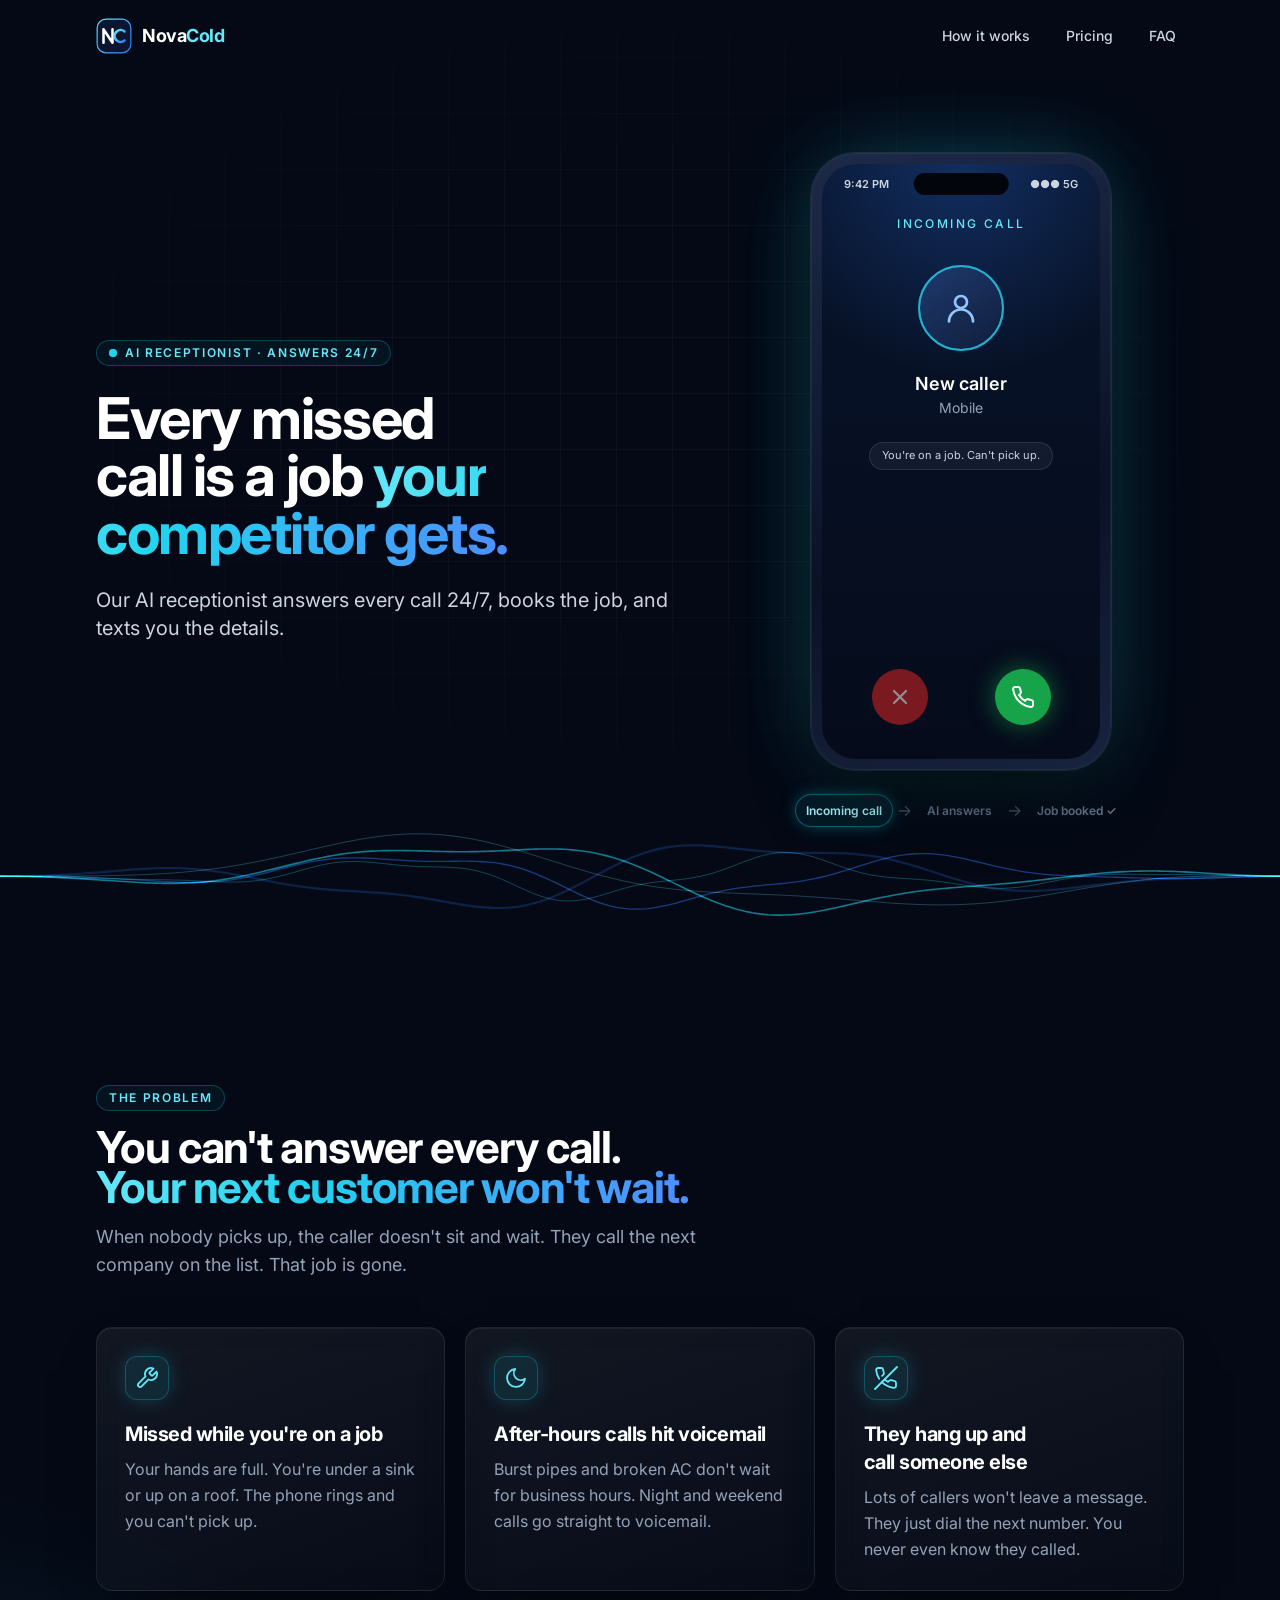
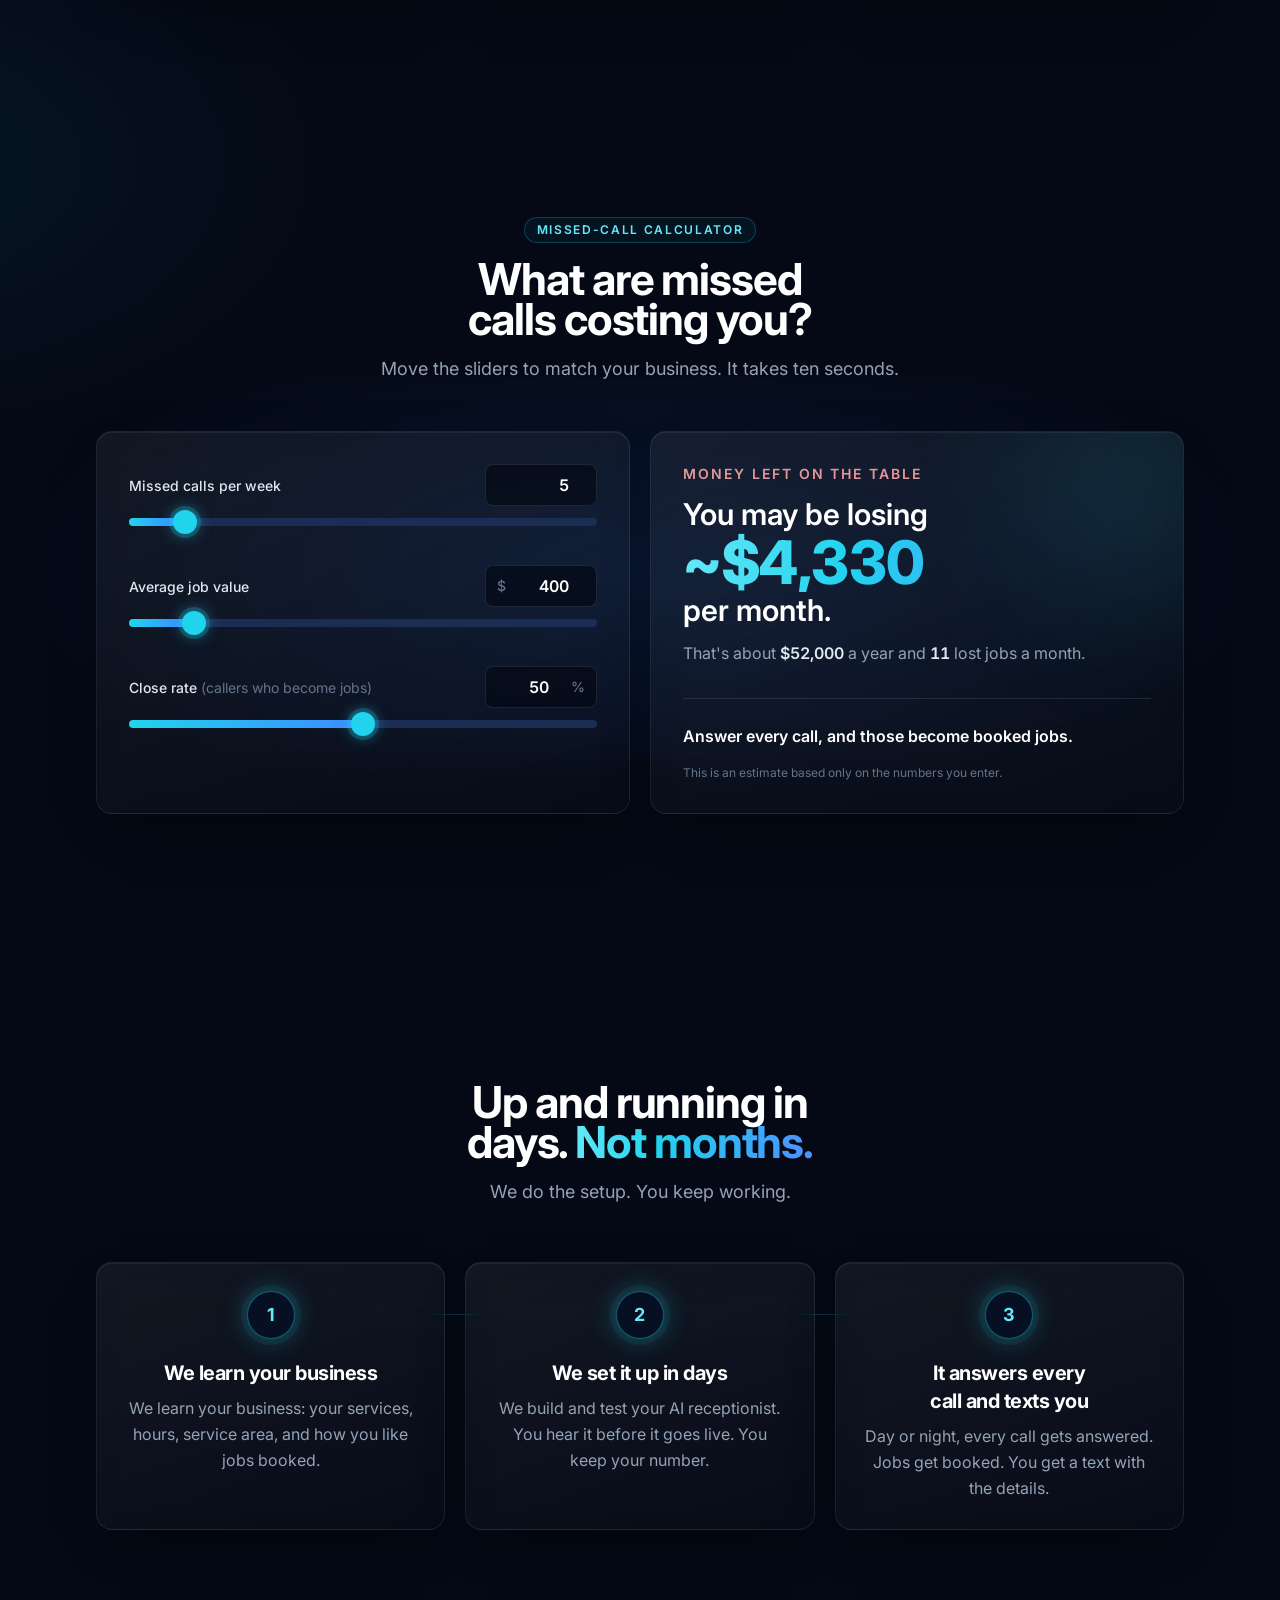
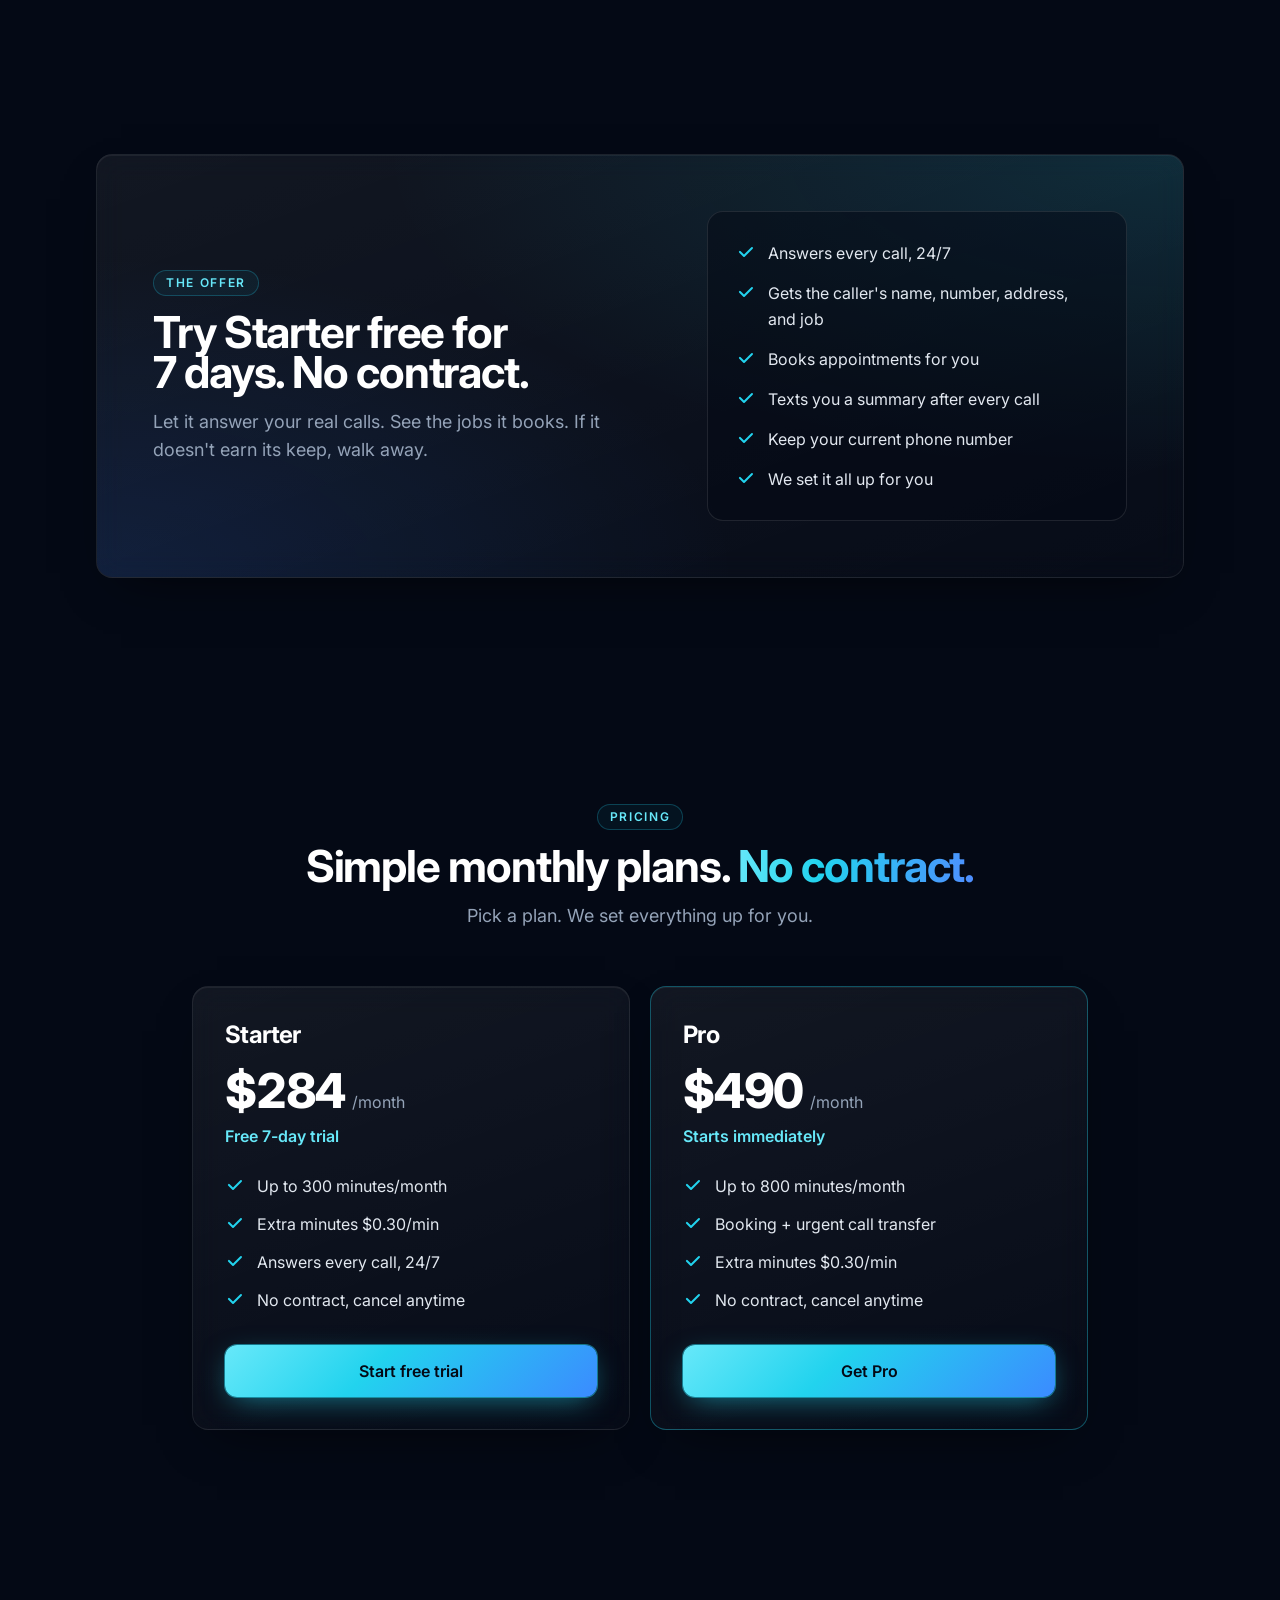
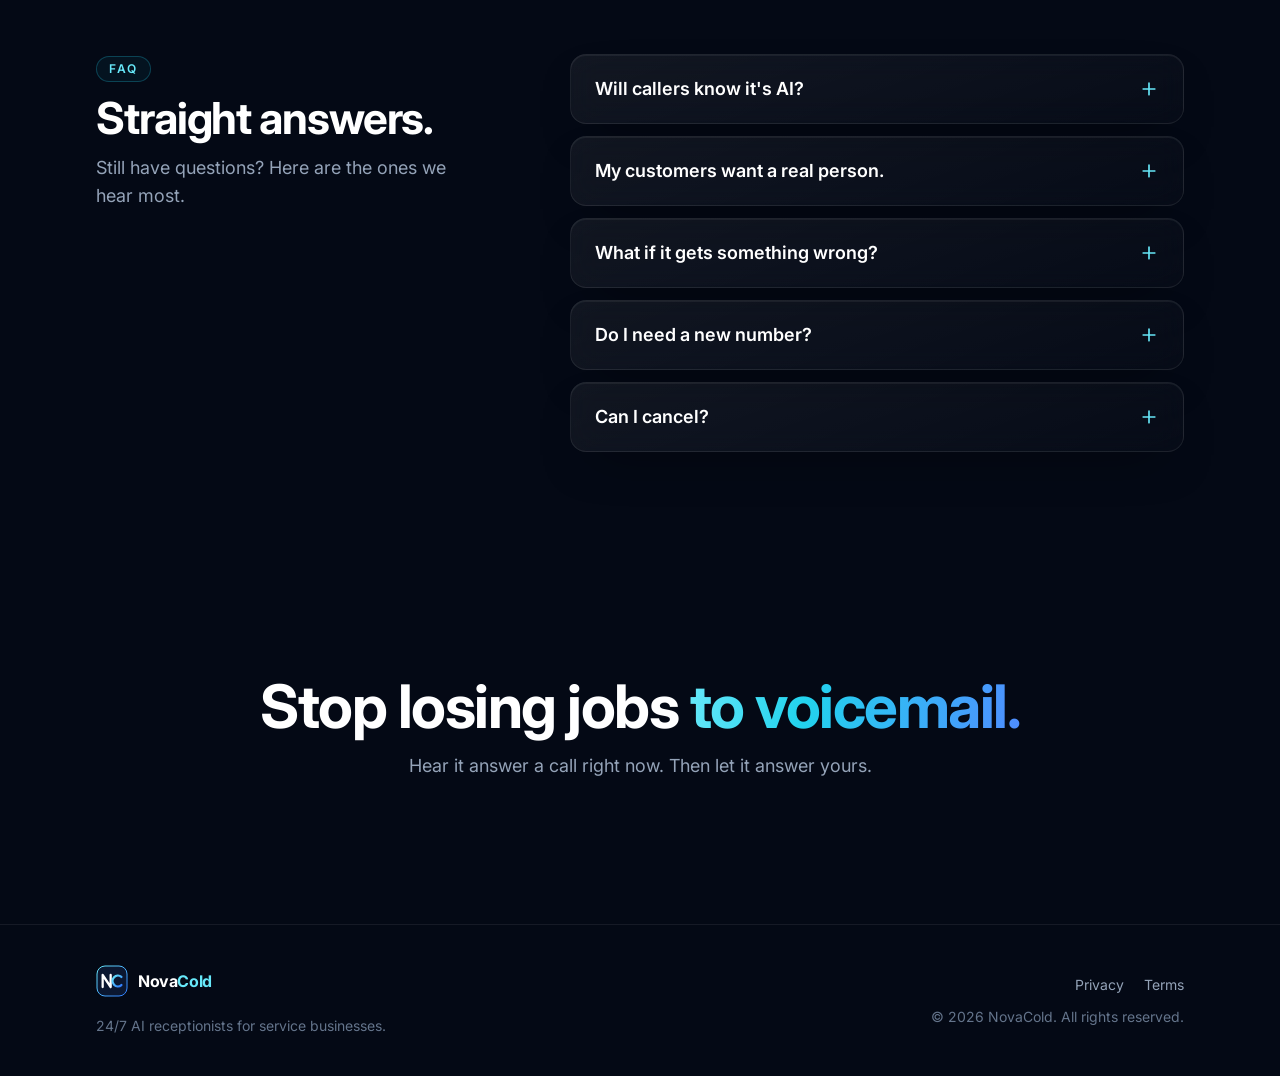
<file: index.html>
<!DOCTYPE html>
<html lang="en">
<head>
  <meta charset="utf-8">
  <meta name="viewport" content="width=device-width, initial-scale=1, viewport-fit=cover">

  <title>NovaCold | 24/7 AI Receptionist for Service Businesses</title>
  <meta name="description" content="Every missed call is a job your competitor gets. NovaCold's AI receptionist answers every call 24/7, books the job, and texts you the details. No contract. Free 7-day trial on Starter.">
  <link rel="canonical" href="https://novacold.agency/">
  <meta name="theme-color" content="#040915">
  <meta name="color-scheme" content="dark">

  <!-- Open Graph / social -->
  <meta property="og:type" content="website">
  <meta property="og:site_name" content="NovaCold">
  <meta property="og:url" content="https://novacold.agency/">
  <meta property="og:title" content="Every missed call is a job your competitor gets.">
  <meta property="og:description" content="Our AI receptionist answers every call 24/7, books the job, and texts you the details.">
  <meta property="og:image" content="https://novacold.agency/og-image.png">
  <meta property="og:image:width" content="1200">
  <meta property="og:image:height" content="630">
  <meta property="og:image:alt" content="NovaCold: Every missed call is a job your competitor gets.">
  <meta name="twitter:card" content="summary_large_image">
  <meta name="twitter:title" content="Every missed call is a job your competitor gets.">
  <meta name="twitter:description" content="Our AI receptionist answers every call 24/7, books the job, and texts you the details.">
  <meta name="twitter:image" content="https://novacold.agency/og-image.png">

  <!-- Icons -->
  <link rel="icon" href="favicon.svg" type="image/svg+xml">
  <link rel="icon" href="favicon.ico" sizes="48x48">
  <link rel="icon" href="favicon-96.png" type="image/png" sizes="96x96">
  <link rel="icon" href="favicon-48.png" type="image/png" sizes="48x48">
  <link rel="icon" href="favicon-32.png" type="image/png" sizes="32x32">
  <link rel="apple-touch-icon" href="apple-touch-icon.png">
  <link rel="manifest" href="site.webmanifest">

  <!-- Font -->
  <link rel="preconnect" href="https://fonts.googleapis.com">
  <link rel="preconnect" href="https://fonts.gstatic.com" crossorigin>
  <link rel="stylesheet" href="https://fonts.googleapis.com/css2?family=Inter:wght@400;500;600;700;800&display=swap">

  <link rel="stylesheet" href="assets/css/styles.css">
  <style>
    /* Pricing cards (kept inline so the page never depends on an extra CSS file). */
    .pricing-grid { display: grid; gap: 1.25rem; max-width: 26rem; margin-left: auto; margin-right: auto; }
    @media (min-width: 720px) { .pricing-grid { max-width: 56rem; grid-template-columns: repeat(2, minmax(0, 1fr)); } }
    .pricing-card { display: flex; flex-direction: column; }
    .pricing-card-featured { border-color: rgb(34 211 238 / 0.35); }
    .pricing-price { display: flex; align-items: baseline; gap: 0.4rem; }
    .pricing-card .pricing-btn { width: 100%; justify-content: center; margin-top: auto; }
    .pricing-card ul { margin-bottom: 2rem; }
    .paypal-slot { margin-top: 2rem; }
    .paypal-slot [id^="paypal-button-container"] {
      /* Light scheme makes PayPal's frames transparent, so the rounded panel shows through cleanly. */
      color-scheme: light;
      background: #f8fafc;
      border-radius: 1.25rem;
      padding: 1.25rem 1.25rem 0.75rem;
      min-height: 7rem;
      box-shadow: 0 0 0 1px rgb(34 211 238 / 0.25), 0 12px 40px -12px rgb(34 211 238 / 0.35);
    }
    .paypal-slot [id^="paypal-button-container"] iframe { color-scheme: light; }
  </style>
  <script src="site.config.js" defer></script>
  <script src="assets/js/main.js" defer></script>

  <script type="application/ld+json">
  {
    "@context": "https://schema.org",
    "@type": "Organization",
    "name": "NovaCold",
    "url": "https://novacold.agency/",
    "logo": "https://novacold.agency/apple-touch-icon.png",
    "description": "24/7 AI receptionists for service businesses. Answers every call, books the job, and texts the owner a summary."
  }
  </script>
</head>
<body>
  <a href="#main" class="sr-only focus:not-sr-only focus:fixed focus:left-4 focus:top-4 focus:z-[100] focus:rounded-lg focus:bg-cyan-400 focus:px-4 focus:py-2 focus:font-semibold focus:text-navy-950">Skip to content</a>

  <!-- ============ NAV ============ -->
  <header class="site-header" data-header>
    <nav class="container-site flex h-16 items-center justify-between gap-4 sm:h-[4.5rem]" aria-label="Main">
      <a href="#top" class="flex items-center gap-2.5 rounded-lg" aria-label="NovaCold home">
        <svg class="h-9 w-9" viewBox="0 0 48 48" aria-hidden="true">
          <defs><linearGradient id="nc-g1" x1="0" y1="0" x2="1" y2="1"><stop offset="0" stop-color="#67e8f9"/><stop offset="1" stop-color="#2f7bff"/></linearGradient></defs>
          <rect x="1.5" y="1.5" width="45" height="45" rx="12" fill="#0b1730" stroke="url(#nc-g1)" stroke-width="1.5"/>
          <path d="M10 33V15l12 18V15" fill="none" stroke="#fff" stroke-width="3.4" stroke-linecap="round" stroke-linejoin="round"/>
          <path d="M38.1 17.9A8 8 0 1 0 38.1 30.1" fill="none" stroke="url(#nc-g1)" stroke-width="3.4" stroke-linecap="round"/>
        </svg>
        <span class="text-lg font-bold tracking-tight text-white">Nova<span class="text-cyan-300">Cold</span></span>
      </a>
      <div class="flex items-center gap-2 sm:gap-6">
        <div class="hidden items-center gap-5 sm:flex">
          <a href="#how-it-works" class="nav-link">How it works</a>
          <a href="#pricing" class="nav-link">Pricing</a>
          <a href="#faq" class="nav-link">FAQ</a>
        </div>
        <a href="#" class="btn btn-primary btn-sm" data-cta="phone" hidden>
          <svg viewBox="0 0 24 24" fill="none" stroke="currentColor" stroke-width="2" stroke-linecap="round" stroke-linejoin="round" aria-hidden="true"><path d="M22 16.92v3a2 2 0 0 1-2.18 2 19.79 19.79 0 0 1-8.63-3.07 19.5 19.5 0 0 1-6-6 19.79 19.79 0 0 1-3.07-8.67A2 2 0 0 1 4.11 2h3a2 2 0 0 1 2 1.72 12.84 12.84 0 0 0 .7 2.81 2 2 0 0 1-.45 2.11L8.09 9.91a16 16 0 0 0 6 6l1.27-1.27a2 2 0 0 1 2.11-.45 12.84 12.84 0 0 0 2.81.7A2 2 0 0 1 22 16.92z"/></svg>
          Hear it live
        </a>
      </div>
    </nav>
  </header>

  <main id="main">
    <!-- ============ HERO ============ -->
    <section id="top" class="relative -mt-16 overflow-hidden pt-16 sm:-mt-[4.5rem] sm:pt-[4.5rem]" aria-labelledby="hero-title">
      <div class="pointer-events-none absolute inset-0 grid-bg" aria-hidden="true"></div>
      <canvas class="pointer-events-none absolute inset-0 h-full w-full" data-wave aria-hidden="true"></canvas>
      <div class="pointer-events-none absolute inset-x-0 bottom-0 h-10 bg-gradient-to-b from-transparent to-navy-950" aria-hidden="true"></div>

      <div class="container-site relative grid items-center gap-14 pb-28 pt-12 sm:pb-36 sm:pt-20 lg:grid-cols-[1.15fr_0.85fr] lg:gap-10">
        <div class="max-w-2xl">
          <p class="eyebrow reveal">
            <span class="relative flex h-2 w-2"><span class="absolute inline-flex h-full w-full animate-ping rounded-full bg-cyan-400 opacity-60 motion-reduce:hidden"></span><span class="relative inline-flex h-2 w-2 rounded-full bg-cyan-400"></span></span>
            AI receptionist · Answers 24/7
          </p>
          <h1 id="hero-title" class="reveal mt-6 text-4xl leading-[1.08] sm:text-5xl lg:text-[3.6rem]" data-delay="1">
            Every missed call is a job <span class="text-gradient">your competitor gets.</span>
          </h1>
          <p class="reveal mt-6 max-w-xl text-lg text-slate-300 sm:text-xl" data-delay="2">
            Our AI receptionist answers every call 24/7, books the job, and texts you the details.
          </p>

          <div class="reveal mt-9" data-delay="3" data-cta-group>
            <div class="flex flex-col gap-3 sm:flex-row">
              <a href="#" class="btn btn-primary" data-cta="phone" hidden>
                <svg viewBox="0 0 24 24" fill="none" stroke="currentColor" stroke-width="2" stroke-linecap="round" stroke-linejoin="round" aria-hidden="true"><path d="M22 16.92v3a2 2 0 0 1-2.18 2 19.79 19.79 0 0 1-8.63-3.07 19.5 19.5 0 0 1-6-6 19.79 19.79 0 0 1-3.07-8.67A2 2 0 0 1 4.11 2h3a2 2 0 0 1 2 1.72 12.84 12.84 0 0 0 .7 2.81 2 2 0 0 1-.45 2.11L8.09 9.91a16 16 0 0 0 6 6l1.27-1.27a2 2 0 0 1 2.11-.45 12.84 12.84 0 0 0 2.81.7A2 2 0 0 1 22 16.92z"/></svg>
                Call our AI now
              </a>
              <a href="#" class="btn btn-ghost" data-cta="booking" target="_blank" rel="noopener" hidden>
                <svg viewBox="0 0 24 24" fill="none" stroke="currentColor" stroke-width="2" stroke-linecap="round" stroke-linejoin="round" aria-hidden="true"><rect x="3" y="4" width="18" height="18" rx="2"/><path d="M16 2v4M8 2v4M3 10h18"/></svg>
                Book a call
              </a>
            </div>
            <p class="mt-3 text-sm text-slate-400" data-phone-line hidden>Demo line: <a href="#" class="font-semibold text-cyan-300 underline-offset-4 hover:underline" data-phone-text></a>. Call it and talk to the AI yourself.</p>
            <p class="cta-note" data-cta-note>
              <svg class="check" viewBox="0 0 20 20" fill="currentColor" aria-hidden="true"><path fill-rule="evenodd" d="M16.7 5.3a1 1 0 0 1 0 1.4l-8 8a1 1 0 0 1-1.4 0l-4-4a1 1 0 1 1 1.4-1.4L8 12.6l7.3-7.3a1 1 0 0 1 1.4 0z" clip-rule="evenodd"/></svg>
              <span>No contract</span><span class="dot" data-trial aria-hidden="true">•</span><span data-trial data-trial-note>Free 7-day trial on Starter</span>
            </p>
          </div>
        </div>

        <!-- Phone mock -->
        <div class="reveal flex flex-col items-center" data-delay="2">
          <p class="sr-only">Animated example: a call comes in, the AI receptionist answers, books the job, and texts the owner a summary.</p>
          <div class="phone" data-phone data-state="ring" aria-hidden="true">
            <div class="phone-screen">
              <div class="phone-notch"></div>
              <div class="phone-status"><span>9:42 PM</span><span>●●● 5G</span></div>

              <!-- SMS to owner -->
              <div class="sms-toast">
                <div class="mb-1 flex items-center justify-between text-[10px] font-semibold uppercase tracking-wider text-slate-400">
                  <span class="flex items-center gap-1.5"><span class="inline-block h-3.5 w-3.5 rounded bg-gradient-to-br from-cyan-300 to-electric"></span>Text · New job</span><span>now</span>
                </div>
                <p><b class="text-white">New job booked.</b> Maria. Leaking water heater. 12 Oak St. Tomorrow 9:00 AM. Caller number saved.</p>
              </div>

              <!-- Stage 1: incoming -->
              <div class="stage stage-ring text-center">
                <p class="text-xs font-medium uppercase tracking-[0.2em] text-cyan-300">Incoming call</p>
                <div class="caller-avatar">
                  <svg class="h-9 w-9" viewBox="0 0 24 24" fill="none" stroke="currentColor" stroke-width="1.8" stroke-linecap="round" stroke-linejoin="round"><circle cx="12" cy="8" r="4"/><path d="M4 21a8 8 0 0 1 16 0"/></svg>
                </div>
                <p class="mt-5 text-lg font-semibold text-white">New caller</p>
                <p class="text-sm text-slate-400">Mobile</p>
                <p class="mx-auto mt-6 w-fit rounded-full border border-white/10 bg-white/5 px-3 py-1 text-[11px] text-slate-300">You're on a job. Can't pick up.</p>
                <div class="mt-auto flex items-center justify-around pb-4">
                  <span class="call-btn decline"><svg viewBox="0 0 24 24" fill="none" stroke="currentColor" stroke-width="2.2" stroke-linecap="round"><path d="M6 6l12 12M18 6L6 18"/></svg></span>
                  <span class="call-btn accept"><svg viewBox="0 0 24 24" fill="none" stroke="currentColor" stroke-width="2" stroke-linecap="round" stroke-linejoin="round"><path d="M22 16.92v3a2 2 0 0 1-2.18 2 19.79 19.79 0 0 1-8.63-3.07 19.5 19.5 0 0 1-6-6 19.79 19.79 0 0 1-3.07-8.67A2 2 0 0 1 4.11 2h3a2 2 0 0 1 2 1.72 12.84 12.84 0 0 0 .7 2.81 2 2 0 0 1-.45 2.11L8.09 9.91a16 16 0 0 0 6 6l1.27-1.27a2 2 0 0 1 2.11-.45 12.84 12.84 0 0 0 2.81.7A2 2 0 0 1 22 16.92z"/></svg></span>
                </div>
              </div>

              <!-- Stage 2: AI answers -->
              <div class="stage stage-talk gap-2.5">
                <div class="mb-1 flex items-center justify-between rounded-xl border border-cyan-400/25 bg-cyan-400/[0.07] px-3 py-2">
                  <div>
                    <p class="text-[11px] font-semibold text-cyan-200">AI receptionist</p>
                    <p class="text-[10px] text-slate-400">Answered in 1 ring</p>
                  </div>
                  <div class="mini-wave"><i></i><i></i><i></i><i></i><i></i></div>
                </div>
                <p class="bubble ai"><span class="who">AI</span>Thanks for calling. How can I help today?</p>
                <p class="bubble caller"><span class="who">Caller</span>My water heater is leaking.</p>
                <p class="bubble ai"><span class="who">AI</span>Sorry about that. I can get someone out tomorrow at 9 AM. Does that work?</p>
                <p class="bubble caller"><span class="who">Caller</span>Yes, please. I'm Maria, 12 Oak St.</p>
              </div>

              <!-- Stage 3: booked -->
              <div class="stage stage-booked text-center">
                <div class="check-badge"><svg viewBox="0 0 24 24" fill="none" stroke="currentColor" stroke-width="3" stroke-linecap="round" stroke-linejoin="round"><path d="M5 12.5l4.5 4.5L19 7.5"/></svg></div>
                <p class="mt-5 text-xl font-bold text-white">Job booked ✓</p>
                <p class="text-xs text-slate-400">While you kept working</p>
                <div class="mt-5 rounded-2xl border border-white/10 bg-white/[0.04] px-4 py-2 text-left">
                  <div class="detail-row" style="border-top:0"><span>Customer</span><span>Maria</span></div>
                  <div class="detail-row"><span>Job</span><span>Water heater leak</span></div>
                  <div class="detail-row"><span>Address</span><span>12 Oak St</span></div>
                  <div class="detail-row"><span>When</span><span>Tomorrow, 9:00 AM</span></div>
                </div>
              </div>
            </div>
          </div>

          <ol class="mt-6 flex flex-wrap items-center justify-center gap-1 text-center" aria-hidden="true">
            <li class="flow-step is-active" data-flow="ring">Incoming call</li>
            <li class="text-slate-600">→</li>
            <li class="flow-step" data-flow="talk">AI answers</li>
            <li class="text-slate-600">→</li>
            <li class="flow-step" data-flow="booked">Job booked ✓</li>
          </ol>
        </div>
      </div>
    </section>

    <!-- ============ PROBLEM ============ -->
    <section class="section" aria-labelledby="problem-title">
      <div class="container-site">
        <div class="max-w-2xl">
          <p class="eyebrow reveal">The problem</p>
          <h2 id="problem-title" class="h2 reveal" data-delay="1">You can't answer every call. <span class="text-gradient">Your next customer won't wait.</span></h2>
          <p class="lead reveal" data-delay="2">When nobody picks up, the caller doesn't sit and wait. They call the next company on the list. That job is gone.</p>
        </div>

        <div class="mt-12 grid gap-5 md:grid-cols-3">
          <article class="glass reveal p-6 sm:p-7" data-delay="1">
            <div class="icon-tile">
              <svg class="h-6 w-6" viewBox="0 0 24 24" fill="none" stroke="currentColor" stroke-width="1.8" stroke-linecap="round" stroke-linejoin="round" aria-hidden="true"><path d="M14.7 6.3a1 1 0 0 0 0 1.4l1.6 1.6a1 1 0 0 0 1.4 0l3.77-3.77a6 6 0 0 1-7.94 7.94l-6.91 6.91a2.12 2.12 0 0 1-3-3l6.91-6.91a6 6 0 0 1 7.94-7.94l-3.76 3.76z"/></svg>
            </div>
            <h3 class="mt-5 text-xl">Missed while you're on a job</h3>
            <p class="mt-2 text-slate-400">Your hands are full. You're under a sink or up on a roof. The phone rings and you can't pick up.</p>
          </article>
          <article class="glass reveal p-6 sm:p-7" data-delay="2">
            <div class="icon-tile">
              <svg class="h-6 w-6" viewBox="0 0 24 24" fill="none" stroke="currentColor" stroke-width="1.8" stroke-linecap="round" stroke-linejoin="round" aria-hidden="true"><path d="M21 12.79A9 9 0 1 1 11.21 3 7 7 0 0 0 21 12.79z"/></svg>
            </div>
            <h3 class="mt-5 text-xl">After-hours calls hit voicemail</h3>
            <p class="mt-2 text-slate-400">Burst pipes and broken AC don't wait for business hours. Night and weekend calls go straight to voicemail.</p>
          </article>
          <article class="glass reveal p-6 sm:p-7" data-delay="3">
            <div class="icon-tile">
              <svg class="h-6 w-6" viewBox="0 0 24 24" fill="none" stroke="currentColor" stroke-width="1.8" stroke-linecap="round" stroke-linejoin="round" aria-hidden="true"><path d="M10.68 13.31a16 16 0 0 0 3.41 2.6l1.27-1.27a2 2 0 0 1 2.11-.45 12.84 12.84 0 0 0 2.81.7 2 2 0 0 1 1.72 2v3a2 2 0 0 1-2.18 2 19.79 19.79 0 0 1-8.63-3.07 19.42 19.42 0 0 1-3.33-2.67m-2.67-3.34a19.79 19.79 0 0 1-3.07-8.63A2 2 0 0 1 4.11 2h3a2 2 0 0 1 2 1.72 12.84 12.84 0 0 0 .7 2.81 2 2 0 0 1-.45 2.11L8.09 9.91"/><path d="M23 1L1 23"/></svg>
            </div>
            <h3 class="mt-5 text-xl">They hang up and call someone else</h3>
            <p class="mt-2 text-slate-400">Lots of callers won't leave a message. They just dial the next number. You never even know they called.</p>
          </article>
        </div>
      </div>
    </section>

    <!-- ============ CALCULATOR ============ -->
    <section id="calculator" class="section" aria-labelledby="calc-title">
      <div class="pointer-events-none absolute inset-x-0 top-1/3 h-96 bg-[radial-gradient(40rem_16rem_at_50%_50%,rgb(47_123_255/0.12),transparent)]" aria-hidden="true"></div>
      <div class="container-site relative">
        <div class="mx-auto max-w-2xl text-center">
          <p class="eyebrow reveal">Missed-call calculator</p>
          <h2 id="calc-title" class="h2 reveal" data-delay="1">What are missed calls costing you?</h2>
          <p class="lead reveal" data-delay="2">Move the sliders to match your business. It takes ten seconds.</p>
        </div>

        <div class="mt-12 grid gap-5 lg:grid-cols-2">
          <form class="glass reveal space-y-8 p-6 sm:p-8" data-calc novalidate>
            <div>
              <div class="field-label">
                <label for="calls">Missed calls per week</label>
                <div class="num-wrap">
                  <input id="calls" class="num-input" type="number" inputmode="numeric" min="0" max="500" step="1" value="5" data-num="calls">
                </div>
              </div>
              <input class="range" type="range" min="0" max="50" step="1" value="5" data-range="calls" aria-label="Missed calls per week">
            </div>

            <div>
              <div class="field-label">
                <label for="jobValue">Average job value</label>
                <div class="num-wrap">
                  <span class="affix left-3" data-currency>$</span>
                  <input id="jobValue" class="num-input pl-7" type="number" inputmode="numeric" min="0" max="100000" step="10" value="400" data-num="jobValue">
                </div>
              </div>
              <input class="range" type="range" min="50" max="3000" step="10" value="400" data-range="jobValue" aria-label="Average job value">
            </div>

            <div>
              <div class="field-label">
                <label for="closeRate">Close rate <span class="font-normal text-slate-500">(callers who become jobs)</span></label>
                <div class="num-wrap">
                  <input id="closeRate" class="num-input pr-8" type="number" inputmode="numeric" min="0" max="100" step="1" value="50" data-num="closeRate">
                  <span class="affix right-3">%</span>
                </div>
              </div>
              <input class="range" type="range" min="0" max="100" step="5" value="50" data-range="closeRate" aria-label="Close rate in percent">
            </div>
          </form>

          <div class="glass reveal relative flex flex-col justify-between overflow-hidden p-6 sm:p-8" data-delay="1">
            <div class="pointer-events-none absolute -right-20 -top-20 h-64 w-64 rounded-full bg-cyan-400/10 blur-3xl" aria-hidden="true"></div>
            <div class="relative" aria-live="polite" aria-atomic="true">
              <p class="text-sm font-semibold uppercase tracking-[0.14em] text-red-300/90">Money left on the table</p>
              <p class="mt-3 text-2xl font-semibold leading-snug text-white sm:text-3xl">
                You may be losing <span class="block whitespace-nowrap text-5xl font-extrabold tracking-tight text-gradient tabular-nums sm:text-6xl" data-out-month>~$4,330</span> per month.
              </p>
              <p class="mt-3 text-slate-400">That's about <b class="font-semibold text-slate-200 tabular-nums" data-out-year>$52,000</b> a year and <b class="font-semibold text-slate-200 tabular-nums" data-out-jobs>11</b> lost jobs a month.</p>
            </div>
            <div class="relative mt-8 border-t border-white/10 pt-6">
              <p class="font-semibold text-white">Answer every call, and those become booked jobs.</p>
              <div class="mt-5" data-cta-group>
                <div class="flex flex-col gap-3 sm:flex-row">
                  <a href="#" class="btn btn-primary" data-cta="phone" hidden>
                    <svg viewBox="0 0 24 24" fill="none" stroke="currentColor" stroke-width="2" stroke-linecap="round" stroke-linejoin="round" aria-hidden="true"><path d="M22 16.92v3a2 2 0 0 1-2.18 2 19.79 19.79 0 0 1-8.63-3.07 19.5 19.5 0 0 1-6-6 19.79 19.79 0 0 1-3.07-8.67A2 2 0 0 1 4.11 2h3a2 2 0 0 1 2 1.72 12.84 12.84 0 0 0 .7 2.81 2 2 0 0 1-.45 2.11L8.09 9.91a16 16 0 0 0 6 6l1.27-1.27a2 2 0 0 1 2.11-.45 12.84 12.84 0 0 0 2.81.7A2 2 0 0 1 22 16.92z"/></svg>
                    Call our AI now
                  </a>
                  <a href="#" class="btn btn-ghost" data-cta="booking" target="_blank" rel="noopener" hidden>
                    <svg viewBox="0 0 24 24" fill="none" stroke="currentColor" stroke-width="2" stroke-linecap="round" stroke-linejoin="round" aria-hidden="true"><rect x="3" y="4" width="18" height="18" rx="2"/><path d="M16 2v4M8 2v4M3 10h18"/></svg>
                    Book a call
                  </a>
                </div>
                <p class="cta-note" data-cta-note>
                  <svg class="check" viewBox="0 0 20 20" fill="currentColor" aria-hidden="true"><path fill-rule="evenodd" d="M16.7 5.3a1 1 0 0 1 0 1.4l-8 8a1 1 0 0 1-1.4 0l-4-4a1 1 0 1 1 1.4-1.4L8 12.6l7.3-7.3a1 1 0 0 1 1.4 0z" clip-rule="evenodd"/></svg>
                  <span>No contract</span><span class="dot" data-trial aria-hidden="true">•</span><span data-trial data-trial-note>Free 7-day trial on Starter</span>
                </p>
              </div>
              <p class="mt-4 text-xs text-slate-500">This is an estimate based only on the numbers you enter.</p>
            </div>
          </div>
        </div>
      </div>
    </section>

    <!-- ============ HOW IT WORKS ============ -->
    <section id="how-it-works" class="section" aria-labelledby="how-title">
      <div class="container-site">
        <div class="mx-auto max-w-2xl text-center">
          <p class="eyebrow reveal">How it works</p>
          <h2 id="how-title" class="h2 reveal" data-delay="1">Up and running in days. <span class="text-gradient">Not months.</span></h2>
          <p class="lead reveal" data-delay="2">We do the setup. You keep working.</p>
        </div>

        <div class="relative mt-14">
        <div class="pointer-events-none absolute left-[16.6%] right-[16.6%] top-[3.25rem] hidden h-px bg-gradient-to-r from-cyan-400/0 via-cyan-400/40 to-cyan-400/0 md:block" aria-hidden="true"></div>
        <ol class="relative grid gap-5 md:grid-cols-3">
          <li class="glass reveal p-6 text-center sm:p-7" data-delay="1">
            <span class="step-num mx-auto">1</span>
            <h3 class="mt-5 text-xl">We learn your business</h3>
            <p class="mt-2 text-slate-400">We learn your business: your services, hours, service area, and how you like jobs booked.</p>
          </li>
          <li class="glass reveal p-6 text-center sm:p-7" data-delay="2">
            <span class="step-num mx-auto">2</span>
            <h3 class="mt-5 text-xl">We set it up in days</h3>
            <p class="mt-2 text-slate-400">We build and test your AI receptionist. You hear it before it goes live. You keep your number.</p>
          </li>
          <li class="glass reveal p-6 text-center sm:p-7" data-delay="3">
            <span class="step-num mx-auto">3</span>
            <h3 class="mt-5 text-xl">It answers every call and texts you</h3>
            <p class="mt-2 text-slate-400">Day or night, every call gets answered. Jobs get booked. You get a text with the details.</p>
          </li>
        </ol>
        </div>
      </div>
    </section>

    <!-- ============ OFFER ============ -->
    <section id="offer" class="section" aria-labelledby="offer-title">
      <div class="container-site">
        <div class="glass reveal relative overflow-hidden p-7 sm:p-12 lg:p-14">
          <div class="pointer-events-none absolute inset-0 bg-[radial-gradient(50rem_20rem_at_100%_0%,rgb(34_211_238/0.14),transparent),radial-gradient(40rem_20rem_at_0%_100%,rgb(47_123_255/0.14),transparent)]" aria-hidden="true"></div>
          <div class="relative grid gap-10 lg:grid-cols-[1.1fr_0.9fr] lg:items-center">
            <div>
              <p class="eyebrow">The offer</p>
              <h2 id="offer-title" class="h2" data-offer-title>Try Starter free for 7 days. No contract.</h2>
              <p class="lead" data-offer-lead>Let it answer your real calls. See the jobs it books. If it doesn't earn its keep, walk away.</p>
              <div class="mt-8" data-cta-group>
                <div class="flex flex-col gap-3 sm:flex-row">
                  <a href="#" class="btn btn-primary" data-cta="phone" hidden>
                    <svg viewBox="0 0 24 24" fill="none" stroke="currentColor" stroke-width="2" stroke-linecap="round" stroke-linejoin="round" aria-hidden="true"><path d="M22 16.92v3a2 2 0 0 1-2.18 2 19.79 19.79 0 0 1-8.63-3.07 19.5 19.5 0 0 1-6-6 19.79 19.79 0 0 1-3.07-8.67A2 2 0 0 1 4.11 2h3a2 2 0 0 1 2 1.72 12.84 12.84 0 0 0 .7 2.81 2 2 0 0 1-.45 2.11L8.09 9.91a16 16 0 0 0 6 6l1.27-1.27a2 2 0 0 1 2.11-.45 12.84 12.84 0 0 0 2.81.7A2 2 0 0 1 22 16.92z"/></svg>
                    Call our AI now
                  </a>
                  <a href="#" class="btn btn-ghost" data-cta="booking" target="_blank" rel="noopener" hidden>
                    <svg viewBox="0 0 24 24" fill="none" stroke="currentColor" stroke-width="2" stroke-linecap="round" stroke-linejoin="round" aria-hidden="true"><rect x="3" y="4" width="18" height="18" rx="2"/><path d="M16 2v4M8 2v4M3 10h18"/></svg>
                    Book a call
                  </a>
                </div>
                <p class="cta-note" data-cta-note>
                  <svg class="check" viewBox="0 0 20 20" fill="currentColor" aria-hidden="true"><path fill-rule="evenodd" d="M16.7 5.3a1 1 0 0 1 0 1.4l-8 8a1 1 0 0 1-1.4 0l-4-4a1 1 0 1 1 1.4-1.4L8 12.6l7.3-7.3a1 1 0 0 1 1.4 0z" clip-rule="evenodd"/></svg>
                  <span>No contract</span><span class="dot" data-trial aria-hidden="true">•</span><span data-trial data-trial-note>Free 7-day trial on Starter</span>
                </p>
              </div>
            </div>

            <ul class="space-y-3.5 rounded-2xl border border-white/10 bg-navy-950/50 p-6 sm:p-7">
              <li class="flex gap-3"><svg class="mt-0.5 h-5 w-5 shrink-0 text-cyan-400" viewBox="0 0 20 20" fill="currentColor" aria-hidden="true"><path fill-rule="evenodd" d="M16.7 5.3a1 1 0 0 1 0 1.4l-8 8a1 1 0 0 1-1.4 0l-4-4a1 1 0 1 1 1.4-1.4L8 12.6l7.3-7.3a1 1 0 0 1 1.4 0z" clip-rule="evenodd"/></svg><span class="text-slate-200">Answers every call, 24/7</span></li>
              <li class="flex gap-3"><svg class="mt-0.5 h-5 w-5 shrink-0 text-cyan-400" viewBox="0 0 20 20" fill="currentColor" aria-hidden="true"><path fill-rule="evenodd" d="M16.7 5.3a1 1 0 0 1 0 1.4l-8 8a1 1 0 0 1-1.4 0l-4-4a1 1 0 1 1 1.4-1.4L8 12.6l7.3-7.3a1 1 0 0 1 1.4 0z" clip-rule="evenodd"/></svg><span class="text-slate-200">Gets the caller's name, number, address, and job</span></li>
              <li class="flex gap-3"><svg class="mt-0.5 h-5 w-5 shrink-0 text-cyan-400" viewBox="0 0 20 20" fill="currentColor" aria-hidden="true"><path fill-rule="evenodd" d="M16.7 5.3a1 1 0 0 1 0 1.4l-8 8a1 1 0 0 1-1.4 0l-4-4a1 1 0 1 1 1.4-1.4L8 12.6l7.3-7.3a1 1 0 0 1 1.4 0z" clip-rule="evenodd"/></svg><span class="text-slate-200">Books appointments for you</span></li>
              <li class="flex gap-3"><svg class="mt-0.5 h-5 w-5 shrink-0 text-cyan-400" viewBox="0 0 20 20" fill="currentColor" aria-hidden="true"><path fill-rule="evenodd" d="M16.7 5.3a1 1 0 0 1 0 1.4l-8 8a1 1 0 0 1-1.4 0l-4-4a1 1 0 1 1 1.4-1.4L8 12.6l7.3-7.3a1 1 0 0 1 1.4 0z" clip-rule="evenodd"/></svg><span class="text-slate-200">Texts you a summary after every call</span></li>
              <li class="flex gap-3"><svg class="mt-0.5 h-5 w-5 shrink-0 text-cyan-400" viewBox="0 0 20 20" fill="currentColor" aria-hidden="true"><path fill-rule="evenodd" d="M16.7 5.3a1 1 0 0 1 0 1.4l-8 8a1 1 0 0 1-1.4 0l-4-4a1 1 0 1 1 1.4-1.4L8 12.6l7.3-7.3a1 1 0 0 1 1.4 0z" clip-rule="evenodd"/></svg><span class="text-slate-200">Keep your current phone number</span></li>
              <li class="flex gap-3"><svg class="mt-0.5 h-5 w-5 shrink-0 text-cyan-400" viewBox="0 0 20 20" fill="currentColor" aria-hidden="true"><path fill-rule="evenodd" d="M16.7 5.3a1 1 0 0 1 0 1.4l-8 8a1 1 0 0 1-1.4 0l-4-4a1 1 0 1 1 1.4-1.4L8 12.6l7.3-7.3a1 1 0 0 1 1.4 0z" clip-rule="evenodd"/></svg><span class="text-slate-200">We set it all up for you</span></li>
            </ul>
          </div>
        </div>
      </div>
    </section>

    <!-- ============ PRICING ============ -->
    <section id="pricing" class="section" aria-labelledby="pricing-title">
      <div class="container-site">
        <div class="mx-auto max-w-2xl text-center">
          <p class="eyebrow reveal">Pricing</p>
          <h2 id="pricing-title" class="h2 reveal" data-delay="1">Simple monthly plans. <span class="text-gradient">No contract.</span></h2>
          <p class="lead reveal" data-delay="2">Pick a plan. We set everything up for you.</p>
        </div>

        <div class="pricing-grid mt-14">
          <article class="glass reveal pricing-card p-6 sm:p-8" data-delay="1">
            <h3 class="text-2xl">Starter</h3>
            <p class="pricing-price mt-4"><span class="text-5xl font-extrabold tracking-tight text-white tabular-nums">$284</span><span class="text-slate-400">/month</span></p>
            <p class="mt-2 font-semibold text-cyan-300" data-trial-badge>Free 7-day trial</p>
            <ul class="mt-6 space-y-3">
              <li class="flex gap-3"><svg class="mt-0.5 h-5 w-5 shrink-0 text-cyan-400" viewBox="0 0 20 20" fill="currentColor" aria-hidden="true"><path fill-rule="evenodd" d="M16.7 5.3a1 1 0 0 1 0 1.4l-8 8a1 1 0 0 1-1.4 0l-4-4a1 1 0 1 1 1.4-1.4L8 12.6l7.3-7.3a1 1 0 0 1 1.4 0z" clip-rule="evenodd"/></svg><span class="text-slate-200">Up to 300 minutes/month</span></li>
              <li class="flex gap-3"><svg class="mt-0.5 h-5 w-5 shrink-0 text-cyan-400" viewBox="0 0 20 20" fill="currentColor" aria-hidden="true"><path fill-rule="evenodd" d="M16.7 5.3a1 1 0 0 1 0 1.4l-8 8a1 1 0 0 1-1.4 0l-4-4a1 1 0 1 1 1.4-1.4L8 12.6l7.3-7.3a1 1 0 0 1 1.4 0z" clip-rule="evenodd"/></svg><span class="text-slate-200">Extra minutes $0.30/min</span></li>
              <li class="flex gap-3"><svg class="mt-0.5 h-5 w-5 shrink-0 text-cyan-400" viewBox="0 0 20 20" fill="currentColor" aria-hidden="true"><path fill-rule="evenodd" d="M16.7 5.3a1 1 0 0 1 0 1.4l-8 8a1 1 0 0 1-1.4 0l-4-4a1 1 0 1 1 1.4-1.4L8 12.6l7.3-7.3a1 1 0 0 1 1.4 0z" clip-rule="evenodd"/></svg><span class="text-slate-200">Answers every call, 24/7</span></li>
              <li class="flex gap-3"><svg class="mt-0.5 h-5 w-5 shrink-0 text-cyan-400" viewBox="0 0 20 20" fill="currentColor" aria-hidden="true"><path fill-rule="evenodd" d="M16.7 5.3a1 1 0 0 1 0 1.4l-8 8a1 1 0 0 1-1.4 0l-4-4a1 1 0 1 1 1.4-1.4L8 12.6l7.3-7.3a1 1 0 0 1 1.4 0z" clip-rule="evenodd"/></svg><span class="text-slate-200">No contract, cancel anytime</span></li>
            </ul>
            <a href="/checkout.html?plan=starter" class="btn btn-primary pricing-btn mt-8" data-pricing="starter">Start free trial</a>
          </article>
          <article class="glass reveal pricing-card pricing-card-featured p-6 sm:p-8" data-delay="2">
            <h3 class="text-2xl">Pro</h3>
            <p class="pricing-price mt-4"><span class="text-5xl font-extrabold tracking-tight text-white tabular-nums">$490</span><span class="text-slate-400">/month</span></p>
            <p class="mt-2 font-semibold text-cyan-300">Starts immediately</p>
            <ul class="mt-6 space-y-3">
              <li class="flex gap-3"><svg class="mt-0.5 h-5 w-5 shrink-0 text-cyan-400" viewBox="0 0 20 20" fill="currentColor" aria-hidden="true"><path fill-rule="evenodd" d="M16.7 5.3a1 1 0 0 1 0 1.4l-8 8a1 1 0 0 1-1.4 0l-4-4a1 1 0 1 1 1.4-1.4L8 12.6l7.3-7.3a1 1 0 0 1 1.4 0z" clip-rule="evenodd"/></svg><span class="text-slate-200">Up to 800 minutes/month</span></li>
              <li class="flex gap-3"><svg class="mt-0.5 h-5 w-5 shrink-0 text-cyan-400" viewBox="0 0 20 20" fill="currentColor" aria-hidden="true"><path fill-rule="evenodd" d="M16.7 5.3a1 1 0 0 1 0 1.4l-8 8a1 1 0 0 1-1.4 0l-4-4a1 1 0 1 1 1.4-1.4L8 12.6l7.3-7.3a1 1 0 0 1 1.4 0z" clip-rule="evenodd"/></svg><span class="text-slate-200">Booking + urgent call transfer</span></li>
              <li class="flex gap-3"><svg class="mt-0.5 h-5 w-5 shrink-0 text-cyan-400" viewBox="0 0 20 20" fill="currentColor" aria-hidden="true"><path fill-rule="evenodd" d="M16.7 5.3a1 1 0 0 1 0 1.4l-8 8a1 1 0 0 1-1.4 0l-4-4a1 1 0 1 1 1.4-1.4L8 12.6l7.3-7.3a1 1 0 0 1 1.4 0z" clip-rule="evenodd"/></svg><span class="text-slate-200">Extra minutes $0.30/min</span></li>
              <li class="flex gap-3"><svg class="mt-0.5 h-5 w-5 shrink-0 text-cyan-400" viewBox="0 0 20 20" fill="currentColor" aria-hidden="true"><path fill-rule="evenodd" d="M16.7 5.3a1 1 0 0 1 0 1.4l-8 8a1 1 0 0 1-1.4 0l-4-4a1 1 0 1 1 1.4-1.4L8 12.6l7.3-7.3a1 1 0 0 1 1.4 0z" clip-rule="evenodd"/></svg><span class="text-slate-200">No contract, cancel anytime</span></li>
            </ul>
            <a href="/checkout.html?plan=pro" class="btn btn-primary pricing-btn mt-8" data-pricing="pro">Get Pro</a>
          </article>
        </div>
      </div>
    </section>

    <!-- ============ FAQ ============ -->
    <section id="faq" class="section" aria-labelledby="faq-title">
      <div class="container-site grid gap-10 lg:grid-cols-[0.8fr_1.2fr] lg:gap-16">
        <div>
          <p class="eyebrow reveal">FAQ</p>
          <h2 id="faq-title" class="h2 reveal" data-delay="1">Straight answers.</h2>
          <p class="lead reveal" data-delay="2">Still have questions? Here are the ones we hear most.</p>
        </div>

        <div class="space-y-3">
          <details class="faq-item glass reveal">
            <summary>Will callers know it's AI?
              <svg class="chev" viewBox="0 0 24 24" fill="none" stroke="currentColor" stroke-width="2" stroke-linecap="round" aria-hidden="true"><path d="M12 5v14M5 12h14"/></svg>
            </summary>
            <div class="answer"><p>It sounds natural and friendly, so most calls just flow. If a caller asks, it tells them the truth: it's an AI assistant for your business. We never make it pretend to be a person.</p></div>
          </details>
          <details class="faq-item glass reveal">
            <summary>My customers want a real person.
              <svg class="chev" viewBox="0 0 24 24" fill="none" stroke="currentColor" stroke-width="2" stroke-linecap="round" aria-hidden="true"><path d="M12 5v14M5 12h14"/></svg>
            </summary>
            <div class="answer"><p>They want a fast answer and a time someone will show up. Voicemail gives them neither. If a caller asks for a person, we can set it to pass the call to you or flag it for a quick callback. You decide the rules.</p></div>
          </details>
          <details class="faq-item glass reveal">
            <summary>What if it gets something wrong?
              <svg class="chev" viewBox="0 0 24 24" fill="none" stroke="currentColor" stroke-width="2" stroke-linecap="round" aria-hidden="true"><path d="M12 5v14M5 12h14"/></svg>
            </summary>
            <div class="answer"><p>You get a text after every call, so you see exactly what was said and booked. If something's off, you call the customer back, and we fix its instructions. It only books inside the rules you give it.</p></div>
          </details>
          <details class="faq-item glass reveal">
            <summary>Do I need a new number?
              <svg class="chev" viewBox="0 0 24 24" fill="none" stroke="currentColor" stroke-width="2" stroke-linecap="round" aria-hidden="true"><path d="M12 5v14M5 12h14"/></svg>
            </summary>
            <div class="answer"><p>No. Keep the number your customers already know. You forward calls to the AI all the time, only after hours, or only when you don't pick up. We walk you through it.</p></div>
          </details>
          <details class="faq-item glass reveal">
            <summary>Can I cancel?
              <svg class="chev" viewBox="0 0 24 24" fill="none" stroke="currentColor" stroke-width="2" stroke-linecap="round" aria-hidden="true"><path d="M12 5v14M5 12h14"/></svg>
            </summary>
            <div class="answer"><p>Yes. There's no contract. Cancel anytime<span data-trial>, including during your free Starter trial</span>.</p></div>
          </details>
        </div>
      </div>
    </section>

    <!-- ============ FINAL CTA ============ -->
    <section class="section pb-28 sm:pb-36" aria-labelledby="final-title">
      <div class="container-site">
        <div class="reveal relative mx-auto max-w-3xl text-center">
          <div class="pointer-events-none absolute left-1/2 top-1/2 -z-10 h-72 w-[min(42rem,100%)] -translate-x-1/2 -translate-y-1/2 rounded-full bg-cyan-400/10 blur-3xl" aria-hidden="true"></div>
          <h2 id="final-title" class="text-4xl leading-tight sm:text-5xl lg:text-6xl">Stop losing jobs <span class="text-gradient">to voicemail.</span></h2>
          <p class="lead mx-auto max-w-xl">Hear it answer a call right now. Then let it answer yours.</p>
          <div class="mt-9 flex flex-col items-center" data-cta-group>
            <div class="flex w-full flex-col justify-center gap-3 sm:w-auto sm:flex-row">
              <a href="#" class="btn btn-primary" data-cta="phone" hidden>
                <svg viewBox="0 0 24 24" fill="none" stroke="currentColor" stroke-width="2" stroke-linecap="round" stroke-linejoin="round" aria-hidden="true"><path d="M22 16.92v3a2 2 0 0 1-2.18 2 19.79 19.79 0 0 1-8.63-3.07 19.5 19.5 0 0 1-6-6 19.79 19.79 0 0 1-3.07-8.67A2 2 0 0 1 4.11 2h3a2 2 0 0 1 2 1.72 12.84 12.84 0 0 0 .7 2.81 2 2 0 0 1-.45 2.11L8.09 9.91a16 16 0 0 0 6 6l1.27-1.27a2 2 0 0 1 2.11-.45 12.84 12.84 0 0 0 2.81.7A2 2 0 0 1 22 16.92z"/></svg>
                Call our AI now
              </a>
              <a href="#" class="btn btn-ghost" data-cta="booking" target="_blank" rel="noopener" hidden>
                <svg viewBox="0 0 24 24" fill="none" stroke="currentColor" stroke-width="2" stroke-linecap="round" stroke-linejoin="round" aria-hidden="true"><rect x="3" y="4" width="18" height="18" rx="2"/><path d="M16 2v4M8 2v4M3 10h18"/></svg>
                Book a call
              </a>
            </div>
            <p class="cta-note justify-center" data-cta-note>
              <svg class="check" viewBox="0 0 20 20" fill="currentColor" aria-hidden="true"><path fill-rule="evenodd" d="M16.7 5.3a1 1 0 0 1 0 1.4l-8 8a1 1 0 0 1-1.4 0l-4-4a1 1 0 1 1 1.4-1.4L8 12.6l7.3-7.3a1 1 0 0 1 1.4 0z" clip-rule="evenodd"/></svg>
              <span>No contract</span><span class="dot" data-trial aria-hidden="true">•</span><span data-trial data-trial-note>Free 7-day trial on Starter</span>
            </p>
          </div>
        </div>
      </div>
    </section>
  </main>

  <!-- ============ FOOTER ============ -->
  <footer class="border-t border-white/[0.07] bg-navy-950">
    <div class="container-site flex flex-col gap-8 py-10 sm:flex-row sm:items-center sm:justify-between">
      <div>
        <a href="#top" class="inline-flex items-center gap-2.5 rounded-lg" aria-label="NovaCold home">
          <svg class="h-8 w-8" viewBox="0 0 48 48" aria-hidden="true">
            <defs><linearGradient id="nc-g2" x1="0" y1="0" x2="1" y2="1"><stop offset="0" stop-color="#67e8f9"/><stop offset="1" stop-color="#2f7bff"/></linearGradient></defs>
            <rect x="1.5" y="1.5" width="45" height="45" rx="12" fill="#0b1730" stroke="url(#nc-g2)" stroke-width="1.5"/>
            <path d="M10 33V15l12 18V15" fill="none" stroke="#fff" stroke-width="3.4" stroke-linecap="round" stroke-linejoin="round"/>
            <path d="M38.1 17.9A8 8 0 1 0 38.1 30.1" fill="none" stroke="url(#nc-g2)" stroke-width="3.4" stroke-linecap="round"/>
          </svg>
          <span class="text-base font-bold tracking-tight text-white">Nova<span class="text-cyan-300">Cold</span></span>
        </a>
        <p class="mt-3 max-w-xs text-sm text-slate-500">24/7 AI receptionists for service businesses.</p>
      </div>
      <div class="flex flex-col gap-3 text-sm sm:items-end">
        <a href="#" class="font-medium text-slate-300 hover:text-cyan-300" data-email hidden></a>
        <nav class="flex gap-5" aria-label="Legal">
          <a href="privacy.html" class="text-slate-400 hover:text-white">Privacy</a>
          <a href="terms.html" class="text-slate-400 hover:text-white">Terms</a>
        </nav>
        <p class="text-slate-500">© <span data-year>2026</span> NovaCold. All rights reserved.</p>
      </div>
    </div>
  </footer>
</body>
</html>
</file>
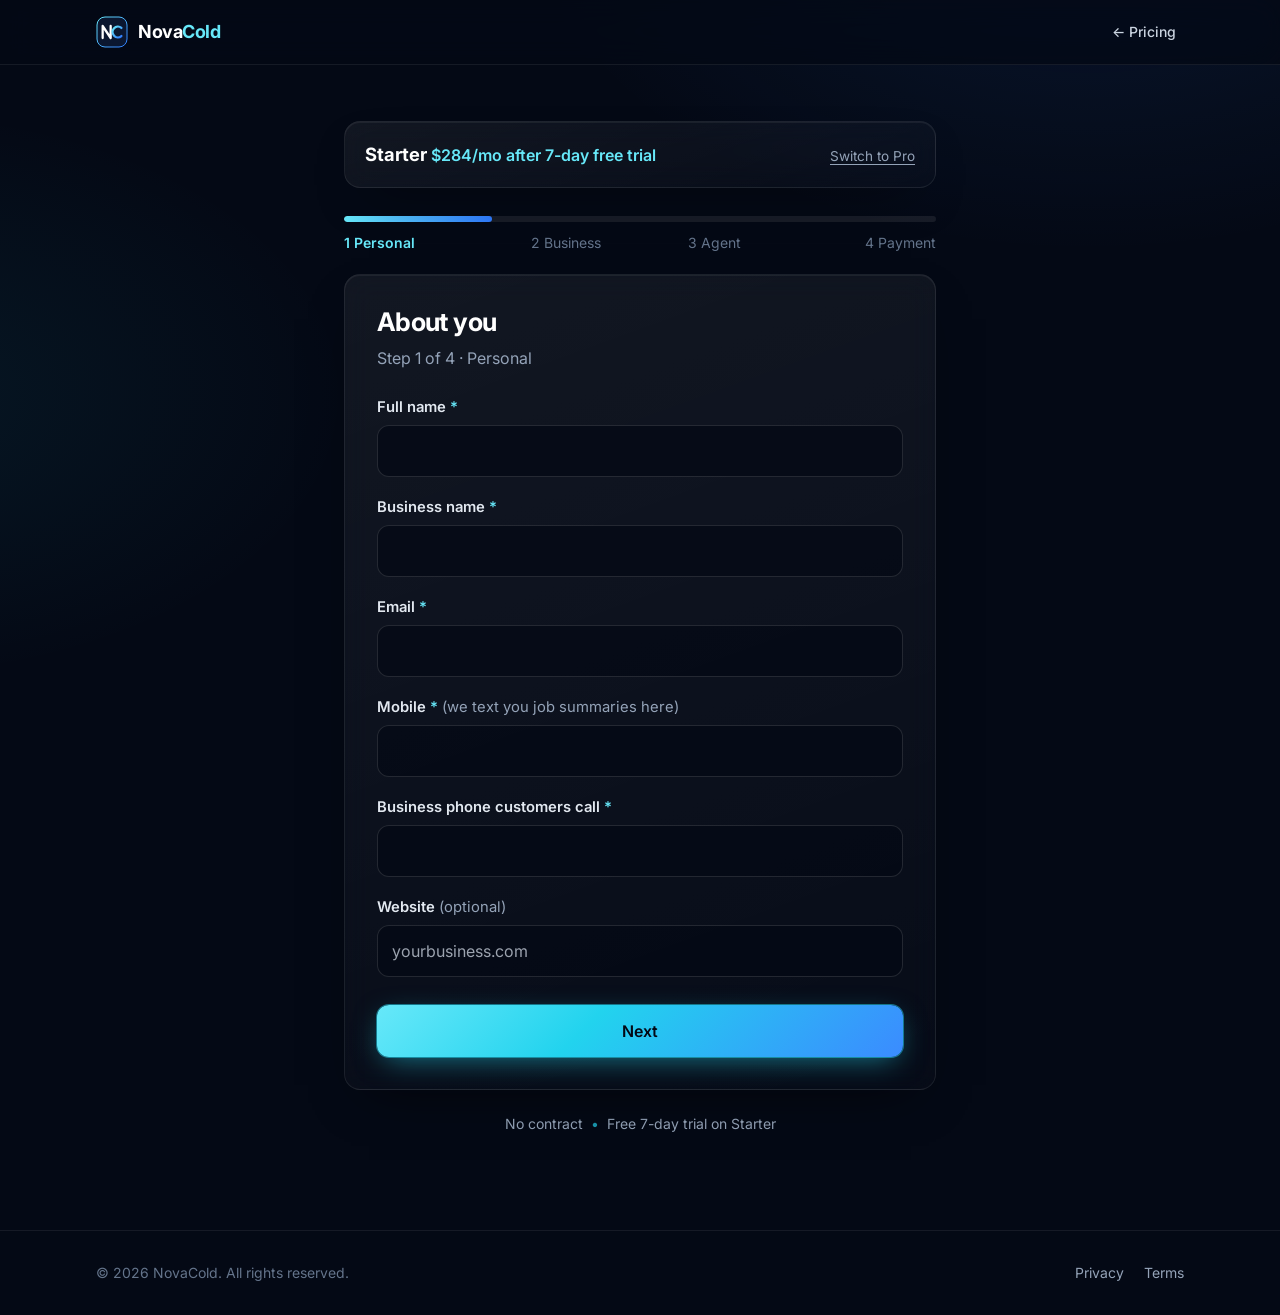
<file: checkout.html>
<!DOCTYPE html>
<html lang="en">
<head>
  <meta charset="utf-8">
  <meta name="viewport" content="width=device-width, initial-scale=1, viewport-fit=cover">
  <title>Checkout | NovaCold</title>
  <meta name="description" content="Set up your NovaCold AI receptionist in four short steps.">
  <meta name="robots" content="noindex">
  <meta name="theme-color" content="#040915">
  <meta name="color-scheme" content="dark">
  <link rel="icon" href="favicon.svg" type="image/svg+xml">
  <link rel="icon" href="favicon.ico" sizes="48x48">
  <link rel="icon" href="favicon-96.png" type="image/png" sizes="96x96">
  <link rel="icon" href="favicon-48.png" type="image/png" sizes="48x48">
  <link rel="icon" href="favicon-32.png" type="image/png" sizes="32x32">
  <link rel="apple-touch-icon" href="apple-touch-icon.png">
  <link rel="preconnect" href="https://fonts.googleapis.com">
  <link rel="preconnect" href="https://fonts.gstatic.com" crossorigin>
  <link rel="stylesheet" href="https://fonts.googleapis.com/css2?family=Inter:wght@400;500;600;700;800&display=swap">
  <link rel="stylesheet" href="assets/css/styles.css">
  <style>
    .co-wrap { max-width: 40rem; margin: 0 auto; padding: 2rem 1rem 5rem; }
    @media (min-width: 640px) { .co-wrap { padding: 3.5rem 1.5rem 6rem; } }
    .co-plan { display: flex; flex-wrap: wrap; align-items: baseline; justify-content: space-between; gap: .25rem 1rem; padding: 1.1rem 1.25rem; }
    .co-plan b { color: #fff; font-size: 1.15rem; }
    .co-plan span { color: #67e8f9; font-weight: 600; }
    .co-plan a { font-size: .85rem; color: #94a3b8; text-decoration: underline; text-underline-offset: 3px; }

    .co-progress { margin: 1.75rem 0 1.25rem; }
    .co-bar { height: 6px; border-radius: 99px; background: rgb(255 255 255 / .08); overflow: hidden; }
    .co-bar i { display: block; height: 100%; width: 25%; border-radius: inherit; background: linear-gradient(90deg, #67e8f9, #2f7bff); transition: width .35s ease; }
    .co-steps { display: grid; grid-template-columns: repeat(4, 1fr); margin-top: .6rem; font-size: .8rem; color: #64748b; list-style: none; padding: 0; }
    .co-steps li { text-align: center; }
    .co-steps li:first-child { text-align: left; } .co-steps li:last-child { text-align: right; }
    .co-steps li.is-done, .co-steps li.is-current { color: #cbd5e1; }
    .co-steps li.is-current { color: #67e8f9; font-weight: 600; }
    @media (min-width: 480px) { .co-steps { font-size: .875rem; } }

    .co-card { padding: 1.5rem 1.25rem; }
    @media (min-width: 640px) { .co-card { padding: 2rem; } }
    .co-step h1 { font-size: 1.6rem; line-height: 1.2; }
    .co-step h1:focus, [data-done]:focus { outline: none; }
    .co-step > p { margin-top: .4rem; color: #94a3b8; }
    .co-fields { display: grid; gap: 1.1rem; margin-top: 1.5rem; }

    .field label, .field legend { display: block; font-size: .925rem; font-weight: 600; color: #e2e8f0; margin-bottom: .4rem; }
    .field .hint { font-weight: 400; color: #94a3b8; }
    .field .req { color: #67e8f9; }
    .field input[type=text], .field input[type=email], .field input[type=tel], .field input[type=url], .field textarea {
      width: 100%; border-radius: .75rem; border: 1px solid rgb(255 255 255 / .12); background: rgb(4 9 21 / .7);
      color: #fff; font: inherit; font-size: 1rem; padding: .75rem .9rem; transition: border-color .15s, box-shadow .15s;
    }
    .field textarea { min-height: 6rem; resize: vertical; }
    .field input:focus, .field textarea:focus { outline: none; border-color: #22d3ee; box-shadow: 0 0 0 3px rgb(34 211 238 / .2); }
    .field fieldset { border: 0; margin: 0; padding: 0; min-width: 0; }
    .chips { display: flex; flex-wrap: wrap; gap: .5rem; }
    .chips label { margin: 0; font-weight: 500; }
    .chips input { position: absolute; opacity: 0; pointer-events: none; }
    .chips span { display: inline-block; padding: .6rem 1rem; border-radius: 99px; border: 1px solid rgb(255 255 255 / .14); background: rgb(4 9 21 / .6); color: #cbd5e1; cursor: pointer; transition: all .15s; }
    .chips input:checked + span { border-color: #22d3ee; background: rgb(34 211 238 / .14); color: #fff; }
    .chips input:focus-visible + span { box-shadow: 0 0 0 3px rgb(34 211 238 / .35); }
    .field.has-error input, .field.has-error textarea, .field.has-error .chips span { border-color: #f87171; }
    .field .err { display: none; margin-top: .35rem; font-size: .85rem; color: #fca5a5; }
    .field.has-error .err { display: block; }

    .consent { display: flex; gap: .75rem; align-items: flex-start; font-size: .925rem; color: #cbd5e1; }
    .consent input { margin-top: .2rem; width: 1.15rem; height: 1.15rem; accent-color: #22d3ee; flex-shrink: 0; }
    .consent a { color: #67e8f9; text-decoration: underline; text-underline-offset: 3px; }

    .co-nav { display: flex; gap: .75rem; margin-top: 1.75rem; }
    .co-nav .btn { justify-content: center; flex: 1; }
    .co-nav .btn[hidden] { display: none; }
    .btn[disabled] { opacity: .6; cursor: wait; }
    .co-alert { margin-top: 1rem; border-radius: .75rem; padding: .75rem 1rem; font-size: .925rem; border: 1px solid rgb(248 113 113 / .4); background: rgb(248 113 113 / .1); color: #fecaca; }
    .hp { position: absolute; left: -9999px; width: 1px; height: 1px; overflow: hidden; }

    .paypal-box { margin-top: 1.5rem; color-scheme: light; background: #f8fafc; border-radius: 1.25rem; padding: 1.25rem 1.25rem .75rem; min-height: 7rem;
      box-shadow: 0 0 0 1px rgb(34 211 238 / .25), 0 12px 40px -12px rgb(34 211 238 / .35); }
    .paypal-box iframe { color-scheme: light; }
    .paypal-loading { color: #475569; text-align: center; padding: 1.5rem 0; font-size: .925rem; }
    .co-done { text-align: center; padding: 1rem 0; }
    .co-done .tick { width: 3.5rem; height: 3.5rem; margin: 0 auto 1rem; border-radius: 99px; display: grid; place-items: center; background: rgb(34 211 238 / .15); color: #67e8f9; }
  </style>
  <script src="site.config.js" defer></script>
  <script src="assets/js/main.js" defer></script>
  <script src="assets/js/checkout.js" defer></script>
</head>
<body>
  <header class="site-header is-scrolled">
    <nav class="container-site flex h-16 items-center justify-between" aria-label="Main">
      <a href="./" class="flex items-center gap-2.5 rounded-lg" aria-label="NovaCold home"><svg class="h-8 w-8" viewBox="0 0 48 48" aria-hidden="true"><defs><linearGradient id="nc-gl" x1="0" y1="0" x2="1" y2="1"><stop offset="0" stop-color="#67e8f9"/><stop offset="1" stop-color="#2f7bff"/></linearGradient></defs><rect x="1.5" y="1.5" width="45" height="45" rx="12" fill="#0b1730" stroke="url(#nc-gl)" stroke-width="1.5"/><path d="M10 33V15l12 18V15" fill="none" stroke="#fff" stroke-width="3.4" stroke-linecap="round" stroke-linejoin="round"/><path d="M38.1 17.9A8 8 0 1 0 38.1 30.1" fill="none" stroke="url(#nc-gl)" stroke-width="3.4" stroke-linecap="round"/></svg><span class="text-lg font-bold tracking-tight text-white">Nova<span class="text-cyan-300">Cold</span></span></a>
      <a href="./#pricing" class="nav-link">← Pricing</a>
    </nav>
  </header>

  <main id="main" class="co-wrap">
    <div class="glass co-plan" data-plan-summary>
      <div><b data-plan-name>Starter</b> <span data-plan-price>$284/mo after 7-day free trial</span></div>
      <a href="#" data-switch-plan>Switch to Pro</a>
    </div>

    <div class="co-progress" aria-hidden="true">
      <div class="co-bar"><i data-bar></i></div>
      <ol class="co-steps" data-steps>
        <li>1 Personal</li><li>2 Business</li><li>3 Agent</li><li>4 Payment</li>
      </ol>
    </div>

    <form class="glass co-card" data-checkout novalidate>
      <div class="hp" aria-hidden="true"><label>Leave this empty <input type="text" name="hp" tabindex="-1" autocomplete="off"></label></div>

      <!-- STEP 1 -->
      <section class="co-step" data-step="1" aria-labelledby="s1">
        <h1 id="s1">About you</h1>
        <p>Step 1 of 4 · Personal</p>
        <div class="co-fields">
          <div class="field"><label for="fullName">Full name <span class="req">*</span></label><input id="fullName" name="fullName" type="text" autocomplete="name" maxlength="100" required><p class="err">Please enter your full name.</p></div>
          <div class="field"><label for="businessName">Business name <span class="req">*</span></label><input id="businessName" name="businessName" type="text" autocomplete="organization" maxlength="150" required><p class="err">Please enter your business name.</p></div>
          <div class="field"><label for="email">Email <span class="req">*</span></label><input id="email" name="email" type="email" autocomplete="email" maxlength="254" required><p class="err">Please enter a valid email.</p></div>
          <div class="field"><label for="mobile">Mobile <span class="req">*</span> <span class="hint">(we text you job summaries here)</span></label><input id="mobile" name="mobile" type="tel" autocomplete="tel" maxlength="30" required data-phone><p class="err">Please enter a valid mobile number.</p></div>
          <div class="field"><label for="businessPhone">Business phone customers call <span class="req">*</span></label><input id="businessPhone" name="businessPhone" type="tel" maxlength="30" required data-phone><p class="err">Please enter a valid phone number.</p></div>
          <div class="field"><label for="website">Website <span class="hint">(optional)</span></label><input id="website" name="website" type="url" inputmode="url" autocomplete="url" maxlength="200" placeholder="yourbusiness.com" data-url><p class="err">Please enter a valid website, or leave it empty.</p></div>
        </div>
      </section>

      <!-- STEP 2 -->
      <section class="co-step" data-step="2" aria-labelledby="s2" hidden>
        <h1 id="s2">Your business</h1>
        <p>Step 2 of 4 · Business</p>
        <div class="co-fields">
          <div class="field"><fieldset><legend>Business type <span class="req">*</span></legend><div class="chips">
            <label><input type="radio" name="businessType" value="Plumbing" required><span>Plumbing</span></label>
            <label><input type="radio" name="businessType" value="HVAC"><span>HVAC</span></label>
            <label><input type="radio" name="businessType" value="Both"><span>Both</span></label>
            <label><input type="radio" name="businessType" value="Other"><span>Other</span></label>
          </div></fieldset><p class="err">Please choose one.</p></div>
          <div class="field"><label for="services">Services offered <span class="req">*</span></label><textarea id="services" name="services" maxlength="1000" required placeholder="e.g. drain cleaning, water heaters, AC repair, installs"></textarea><p class="err">Please list your services.</p></div>
          <div class="field"><label for="serviceArea">Service area <span class="req">*</span> <span class="hint">(cities or ZIP codes)</span></label><textarea id="serviceArea" name="serviceArea" maxlength="500" required></textarea><p class="err">Please enter your service area.</p></div>
          <div class="field"><label for="hours">Business hours <span class="req">*</span></label><input id="hours" name="hours" type="text" maxlength="300" required placeholder="e.g. Mon–Fri 8am–6pm, Sat 9am–1pm"><p class="err">Please enter your hours.</p></div>
          <div class="field"><fieldset><legend>Do you take 24/7 emergency calls? <span class="req">*</span></legend><div class="chips">
            <label><input type="radio" name="emergencies" value="Yes" required><span>Yes</span></label>
            <label><input type="radio" name="emergencies" value="No"><span>No</span></label>
          </div></fieldset><p class="err">Please choose one.</p></div>
        </div>
      </section>

      <!-- STEP 3 -->
      <section class="co-step" data-step="3" aria-labelledby="s3" hidden>
        <h1 id="s3">Your AI receptionist</h1>
        <p>Step 3 of 4 · Agent</p>
        <div class="co-fields">
          <div class="field"><fieldset><legend>How should the AI handle bookings? <span class="req">*</span></legend><div class="chips">
            <label><input type="radio" name="booking" value="Callback" required><span>Callback</span></label>
            <label><input type="radio" name="booking" value="Time windows"><span>Time windows</span></label>
            <label><input type="radio" name="booking" value="Calendar"><span>Calendar</span></label>
          </div></fieldset><p class="err">Please choose one.</p></div>
          <div class="field"><fieldset><legend>Which calls should the AI answer? <span class="req">*</span></legend><div class="chips">
            <label><input type="radio" name="callsToAnswer" value="Missed only" required><span>Missed only</span></label>
            <label><input type="radio" name="callsToAnswer" value="After-hours only"><span>After-hours only</span></label>
            <label><input type="radio" name="callsToAnswer" value="All calls"><span>All calls</span></label>
          </div></fieldset><p class="err">Please choose one.</p></div>
          <div class="field"><fieldset><legend>Phone carrier <span class="req">*</span></legend><div class="chips">
            <label><input type="radio" name="carrier" value="AT&amp;T" required><span>AT&amp;T</span></label>
            <label><input type="radio" name="carrier" value="Verizon"><span>Verizon</span></label>
            <label><input type="radio" name="carrier" value="T-Mobile"><span>T-Mobile</span></label>
            <label><input type="radio" name="carrier" value="Other mobile"><span>Other mobile</span></label>
            <label><input type="radio" name="carrier" value="Office/VoIP"><span>Office/VoIP</span></label>
          </div></fieldset><p class="err">Please choose one.</p></div>
          <div class="field" data-pro-only hidden><label for="transferNumber">Transfer number for urgent calls <span class="hint">(optional)</span></label><input id="transferNumber" name="transferNumber" type="tel" maxlength="30" data-phone><p class="err">Please enter a valid phone number, or leave it empty.</p></div>
          <div class="field"><fieldset><legend>Preferred voice <span class="req">*</span></legend><div class="chips">
            <label><input type="radio" name="voice" value="Female" required><span>Female</span></label>
            <label><input type="radio" name="voice" value="Male"><span>Male</span></label>
          </div></fieldset><p class="err">Please choose one.</p></div>
          <div class="field"><label for="faqs">Common customer questions &amp; answers <span class="hint">(optional)</span></label><textarea id="faqs" name="faqs" maxlength="3000" placeholder="e.g. Q: Do you charge a call-out fee? A: Yes, $89, waived if we do the job."></textarea></div>
          <div class="field"><label for="neverSay">Anything the AI should never say <span class="hint">(optional)</span></label><textarea id="neverSay" name="neverSay" maxlength="1500" placeholder="e.g. Never quote exact prices."></textarea></div>
          <div class="field"><label class="consent"><input type="checkbox" name="consent" required><span>I agree NovaCold may contact me by phone, text and email to set up my service, and I accept the <a href="terms.html" target="_blank" rel="noopener">Terms</a> and <a href="privacy.html" target="_blank" rel="noopener">Privacy Policy</a>.</span></label><p class="err">Please tick this box to continue.</p></div>
        </div>
      </section>

      <!-- STEP 4 -->
      <section class="co-step" data-step="4" aria-labelledby="s4" hidden>
        <div data-pay>
          <h1 id="s4">Payment</h1>
          <p>Step 4 of 4 · <span data-pay-note>Subscribe with PayPal or card.</span></p>
          <div class="paypal-box"><div id="paypal-buttons"><p class="paypal-loading">Loading secure payment…</p></div></div>
        </div>
        <div class="co-done" data-done hidden tabindex="-1">
          <div class="tick"><svg width="28" height="28" viewBox="0 0 20 20" fill="currentColor" aria-hidden="true"><path fill-rule="evenodd" d="M16.7 5.3a1 1 0 0 1 0 1.4l-8 8a1 1 0 0 1-1.4 0l-4-4a1 1 0 1 1 1.4-1.4L8 12.6l7.3-7.3a1 1 0 0 1 1.4 0z" clip-rule="evenodd"/></svg></div>
          <h1>You're in!</h1>
          <p class="mt-3 text-lg text-slate-300">We'll contact you within 24 hours to set up your AI receptionist.</p>
          <a href="./" class="btn btn-ghost mt-8">Back to home</a>
        </div>
      </section>

      <div class="co-alert" data-alert role="alert" hidden></div>

      <div class="co-nav" data-nav>
        <button type="button" class="btn btn-ghost" data-back hidden>Back</button>
        <button type="submit" class="btn btn-primary" data-next>Next</button>
      </div>
    </form>

    <p class="cta-note justify-center mt-6"><span>No contract</span><span class="dot" aria-hidden="true">•</span><span>Free 7-day trial on Starter</span></p>
  </main>

  <footer class="border-t border-white/[0.07]">
    <div class="container-site flex flex-col gap-3 py-8 text-sm sm:flex-row sm:items-center sm:justify-between">
      <p class="text-slate-500">© <span data-year>2026</span> NovaCold. All rights reserved.</p>
      <div class="flex flex-wrap gap-5">
        <a href="#" class="text-slate-300 hover:text-cyan-300" data-email hidden></a>
        <a href="privacy.html" class="text-slate-400 hover:text-white">Privacy</a>
        <a href="terms.html" class="text-slate-400 hover:text-white">Terms</a>
      </div>
    </div>
  </footer>
</body>
</html>
</file>
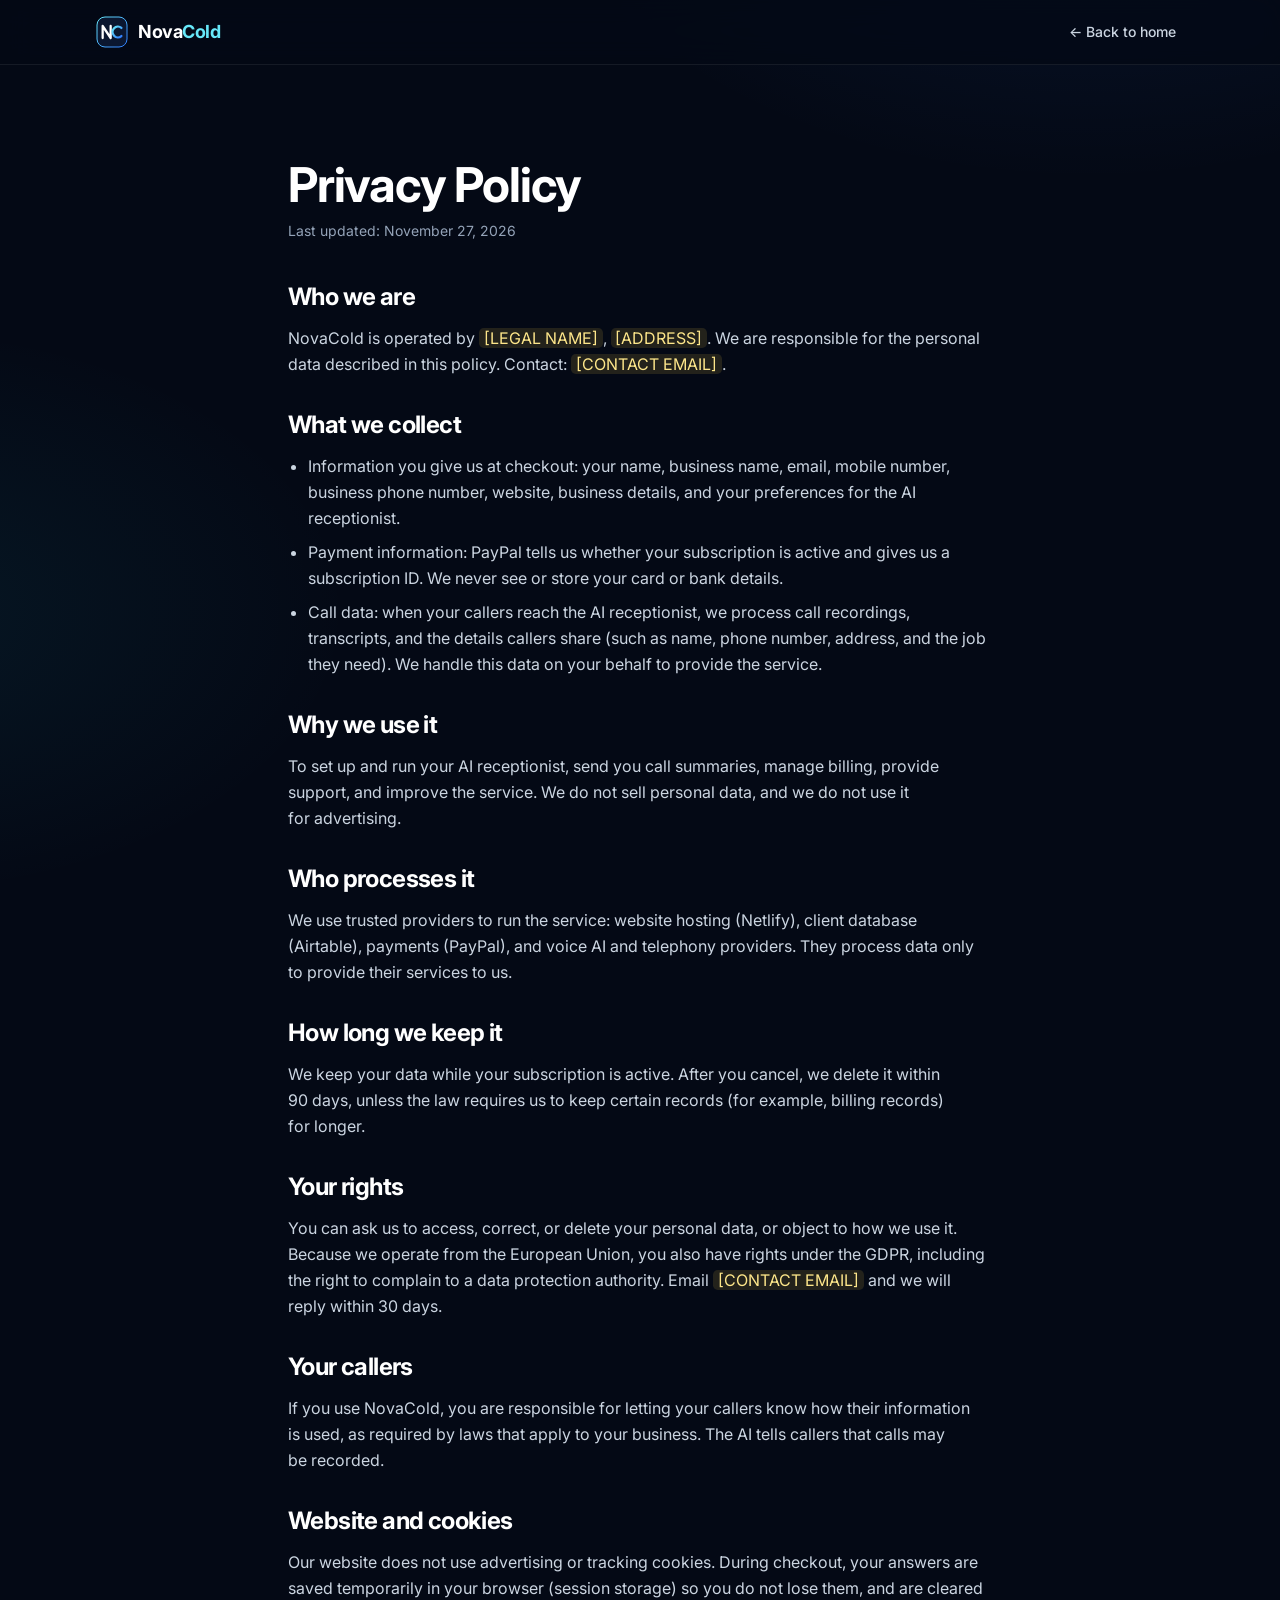
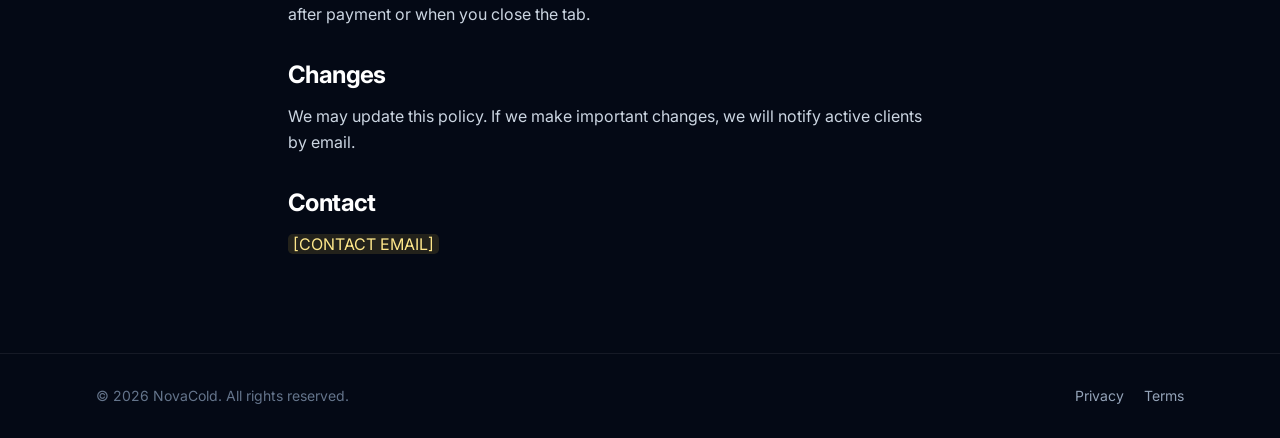
<file: privacy.html>
<!DOCTYPE html>
<html lang="en">
<head>
  <meta charset="utf-8">
  <meta name="viewport" content="width=device-width, initial-scale=1, viewport-fit=cover">
  <title>Privacy Policy | NovaCold</title>
  <meta name="description" content="How NovaCold collects, uses and protects your information.">
  <meta name="robots" content="noindex">
  <meta name="theme-color" content="#040915">
  <link rel="icon" href="favicon.svg" type="image/svg+xml">
  <link rel="icon" href="favicon.ico" sizes="48x48">
  <link rel="icon" href="favicon-96.png" type="image/png" sizes="96x96">
  <link rel="icon" href="favicon-48.png" type="image/png" sizes="48x48">
  <link rel="icon" href="favicon-32.png" type="image/png" sizes="32x32">
  <link rel="apple-touch-icon" href="apple-touch-icon.png">
  <link rel="preconnect" href="https://fonts.googleapis.com">
  <link rel="preconnect" href="https://fonts.gstatic.com" crossorigin>
  <link rel="stylesheet" href="https://fonts.googleapis.com/css2?family=Inter:wght@400;500;600;700;800&display=swap">
  <link rel="stylesheet" href="assets/css/styles.css">
  <script src="site.config.js" defer></script>
  <script src="assets/js/main.js" defer></script>
  <style>
    .legal ul { list-style: disc; padding-left: 1.25rem; display: grid; gap: .5rem; }
    .legal p + p { margin-top: .75rem; }
    .legal .ph { background: rgb(252 211 77 / .12); color: #fde68a; border-radius: .3rem; padding: 0 .3rem; white-space: nowrap; }
  </style>
</head>
<body>
  <header class="site-header is-scrolled">
    <nav class="container-site flex h-16 items-center justify-between" aria-label="Main">
      <a href="./" class="flex items-center gap-2.5 rounded-lg" aria-label="NovaCold home"><svg class="h-8 w-8" viewBox="0 0 48 48" aria-hidden="true"><defs><linearGradient id="nc-gl" x1="0" y1="0" x2="1" y2="1"><stop offset="0" stop-color="#67e8f9"/><stop offset="1" stop-color="#2f7bff"/></linearGradient></defs><rect x="1.5" y="1.5" width="45" height="45" rx="12" fill="#0b1730" stroke="url(#nc-gl)" stroke-width="1.5"/><path d="M10 33V15l12 18V15" fill="none" stroke="#fff" stroke-width="3.4" stroke-linecap="round" stroke-linejoin="round"/><path d="M38.1 17.9A8 8 0 1 0 38.1 30.1" fill="none" stroke="url(#nc-gl)" stroke-width="3.4" stroke-linecap="round"/></svg><span class="text-lg font-bold tracking-tight text-white">Nova<span class="text-cyan-300">Cold</span></span></a>
      <a href="./" class="nav-link">← Back to home</a>
    </nav>
  </header>
  <main id="main" class="container-site max-w-3xl py-16 sm:py-24">
    <h1 class="text-4xl sm:text-5xl">Privacy Policy</h1>
    <p class="mt-3 text-sm text-slate-400">Last updated: November 27, 2026</p>
    <div class="legal mt-10 space-y-8 text-slate-300 [&_h2]:text-2xl [&_h2]:mb-3">
      <section>
        <h2>Who we are</h2>
        <p>NovaCold is operated by <span class="ph">[LEGAL NAME]</span>, <span class="ph">[ADDRESS]</span>. We are responsible for the personal data described in this policy. Contact: <span class="ph">[CONTACT EMAIL]</span>.</p>
      </section>
      <section>
        <h2>What we collect</h2>
        <ul>
          <li>Information you give us at checkout: your name, business name, email, mobile number, business phone number, website, business details, and your preferences for the AI receptionist.</li>
          <li>Payment information: PayPal tells us whether your subscription is active and gives us a subscription ID. We never see or store your card or bank details.</li>
          <li>Call data: when your callers reach the AI receptionist, we process call recordings, transcripts, and the details callers share (such as name, phone number, address, and the job they need). We handle this data on your behalf to provide the service.</li>
        </ul>
      </section>
      <section>
        <h2>Why we use it</h2>
        <p>To set up and run your AI receptionist, send you call summaries, manage billing, provide support, and improve the service. We do not sell personal data, and we do not use it for advertising.</p>
      </section>
      <section>
        <h2>Who processes it</h2>
        <p>We use trusted providers to run the service: website hosting (Netlify), client database (Airtable), payments (PayPal), and voice AI and telephony providers. They process data only to provide their services to us.</p>
      </section>
      <section>
        <h2>How long we keep it</h2>
        <p>We keep your data while your subscription is active. After you cancel, we delete it within 90 days, unless the law requires us to keep certain records (for example, billing records) for longer.</p>
      </section>
      <section>
        <h2>Your rights</h2>
        <p>You can ask us to access, correct, or delete your personal data, or object to how we use it. Because we operate from the European Union, you also have rights under the GDPR, including the right to complain to a data protection authority. Email <span class="ph">[CONTACT EMAIL]</span> and we will reply within 30 days.</p>
      </section>
      <section>
        <h2>Your callers</h2>
        <p>If you use NovaCold, you are responsible for letting your callers know how their information is used, as required by laws that apply to your business. The AI tells callers that calls may be recorded.</p>
      </section>
      <section>
        <h2>Website and cookies</h2>
        <p>Our website does not use advertising or tracking cookies. During checkout, your answers are saved temporarily in your browser (session storage) so you do not lose them, and are cleared after payment or when you close the tab.</p>
      </section>
      <section>
        <h2>Changes</h2>
        <p>We may update this policy. If we make important changes, we will notify active clients by email.</p>
      </section>
      <section>
        <h2>Contact</h2>
        <p><span class="ph">[CONTACT EMAIL]</span></p>
      </section>
    </div>
  </main>
  <footer class="border-t border-white/[0.07]">
    <div class="container-site flex flex-col gap-3 py-8 text-sm sm:flex-row sm:items-center sm:justify-between">
      <p class="text-slate-500">© <span data-year>2026</span> NovaCold. All rights reserved.</p>
      <div class="flex flex-wrap gap-5">
        <a href="#" class="text-slate-300 hover:text-cyan-300" data-email hidden></a>
        <a href="privacy.html" class="text-slate-400 hover:text-white">Privacy</a>
        <a href="terms.html" class="text-slate-400 hover:text-white">Terms</a>
      </div>
    </div>
  </footer>
</body>
</html>
</file>
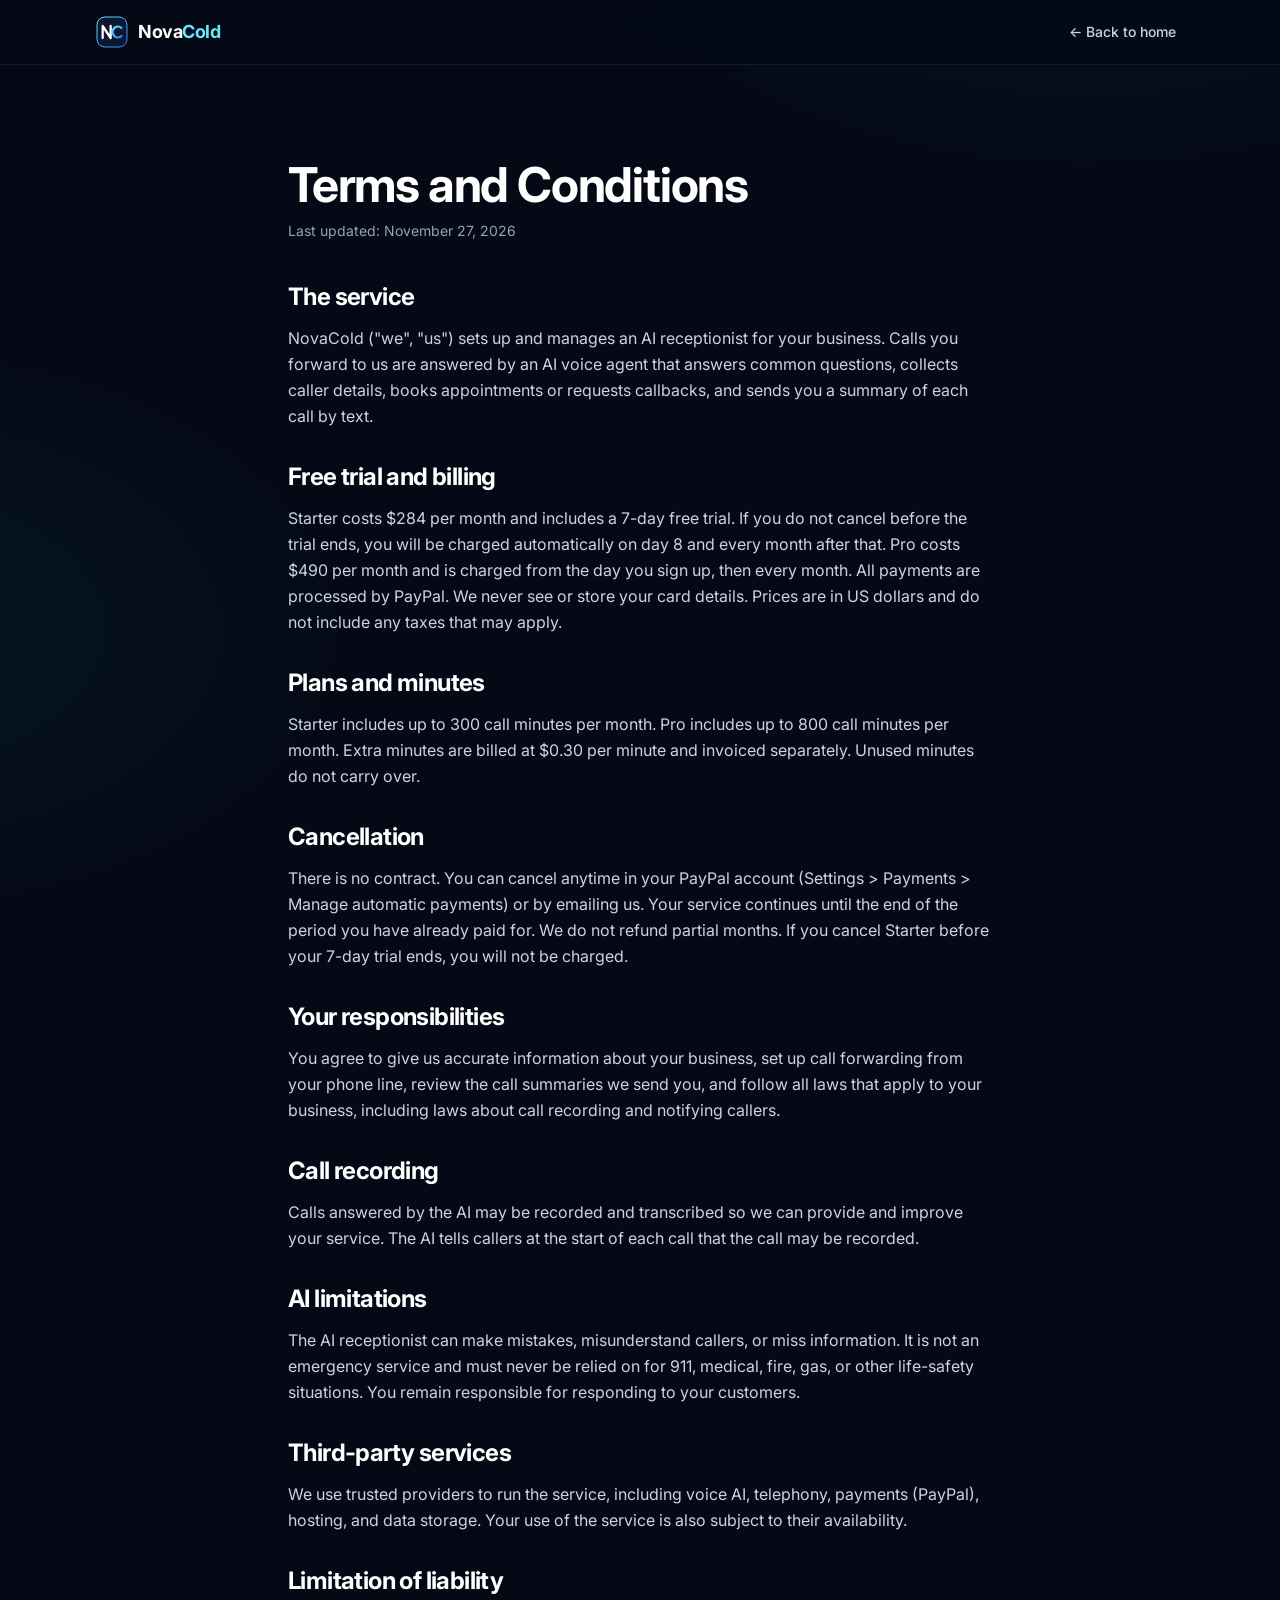
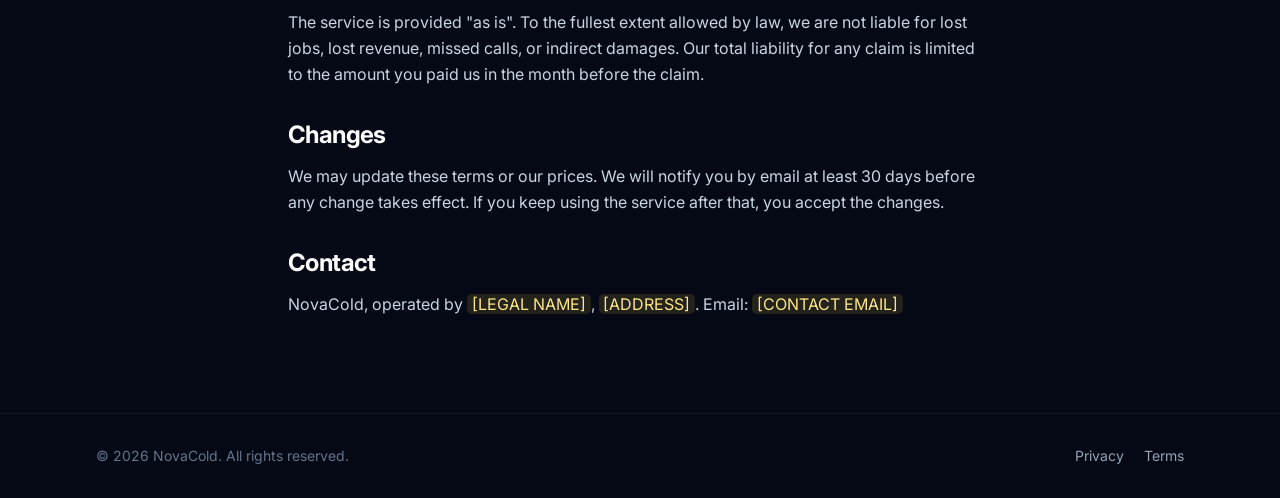
<file: terms.html>
<!DOCTYPE html>
<html lang="en">
<head>
  <meta charset="utf-8">
  <meta name="viewport" content="width=device-width, initial-scale=1, viewport-fit=cover">
  <title>Terms and Conditions | NovaCold</title>
  <meta name="description" content="Terms and conditions for using NovaCold, the AI receptionist service.">
  <meta name="robots" content="noindex">
  <meta name="theme-color" content="#040915">
  <link rel="icon" href="favicon.svg" type="image/svg+xml">
  <link rel="icon" href="favicon.ico" sizes="48x48">
  <link rel="icon" href="favicon-96.png" type="image/png" sizes="96x96">
  <link rel="icon" href="favicon-48.png" type="image/png" sizes="48x48">
  <link rel="icon" href="favicon-32.png" type="image/png" sizes="32x32">
  <link rel="apple-touch-icon" href="apple-touch-icon.png">
  <link rel="preconnect" href="https://fonts.googleapis.com">
  <link rel="preconnect" href="https://fonts.gstatic.com" crossorigin>
  <link rel="stylesheet" href="https://fonts.googleapis.com/css2?family=Inter:wght@400;500;600;700;800&display=swap">
  <link rel="stylesheet" href="assets/css/styles.css">
  <script src="site.config.js" defer></script>
  <script src="assets/js/main.js" defer></script>
  <style>
    .legal ul { list-style: disc; padding-left: 1.25rem; display: grid; gap: .5rem; }
    .legal p + p { margin-top: .75rem; }
    .legal .ph { background: rgb(252 211 77 / .12); color: #fde68a; border-radius: .3rem; padding: 0 .3rem; white-space: nowrap; }
  </style>
</head>
<body>
  <header class="site-header is-scrolled">
    <nav class="container-site flex h-16 items-center justify-between" aria-label="Main">
      <a href="./" class="flex items-center gap-2.5 rounded-lg" aria-label="NovaCold home"><svg class="h-8 w-8" viewBox="0 0 48 48" aria-hidden="true"><defs><linearGradient id="nc-gl" x1="0" y1="0" x2="1" y2="1"><stop offset="0" stop-color="#67e8f9"/><stop offset="1" stop-color="#2f7bff"/></linearGradient></defs><rect x="1.5" y="1.5" width="45" height="45" rx="12" fill="#0b1730" stroke="url(#nc-gl)" stroke-width="1.5"/><path d="M10 33V15l12 18V15" fill="none" stroke="#fff" stroke-width="3.4" stroke-linecap="round" stroke-linejoin="round"/><path d="M38.1 17.9A8 8 0 1 0 38.1 30.1" fill="none" stroke="url(#nc-gl)" stroke-width="3.4" stroke-linecap="round"/></svg><span class="text-lg font-bold tracking-tight text-white">Nova<span class="text-cyan-300">Cold</span></span></a>
      <a href="./" class="nav-link">← Back to home</a>
    </nav>
  </header>
  <main id="main" class="container-site max-w-3xl py-16 sm:py-24">
    <h1 class="text-4xl sm:text-5xl">Terms and Conditions</h1>
    <p class="mt-3 text-sm text-slate-400">Last updated: November 27, 2026</p>
    <div class="legal mt-10 space-y-8 text-slate-300 [&_h2]:text-2xl [&_h2]:mb-3">
      <section>
        <h2>The service</h2>
        <p>NovaCold ("we", "us") sets up and manages an AI receptionist for your business. Calls you forward to us are answered by an AI voice agent that answers common questions, collects caller details, books appointments or requests callbacks, and sends you a summary of each call by text.</p>
      </section>
      <section>
        <h2>Free trial and billing</h2>
        <p>Starter costs $284 per month and includes a 7-day free trial. If you do not cancel before the trial ends, you will be charged automatically on day 8 and every month after that. Pro costs $490 per month and is charged from the day you sign up, then every month. All payments are processed by PayPal. We never see or store your card details. Prices are in US dollars and do not include any taxes that may apply.</p>
      </section>
      <section>
        <h2>Plans and minutes</h2>
        <p>Starter includes up to 300 call minutes per month. Pro includes up to 800 call minutes per month. Extra minutes are billed at $0.30 per minute and invoiced separately. Unused minutes do not carry over.</p>
      </section>
      <section>
        <h2>Cancellation</h2>
        <p>There is no contract. You can cancel anytime in your PayPal account (Settings &gt; Payments &gt; Manage automatic payments) or by emailing us. Your service continues until the end of the period you have already paid for. We do not refund partial months. If you cancel Starter before your 7-day trial ends, you will not be charged.</p>
      </section>
      <section>
        <h2>Your responsibilities</h2>
        <p>You agree to give us accurate information about your business, set up call forwarding from your phone line, review the call summaries we send you, and follow all laws that apply to your business, including laws about call recording and notifying callers.</p>
      </section>
      <section>
        <h2>Call recording</h2>
        <p>Calls answered by the AI may be recorded and transcribed so we can provide and improve your service. The AI tells callers at the start of each call that the call may be recorded.</p>
      </section>
      <section>
        <h2>AI limitations</h2>
        <p>The AI receptionist can make mistakes, misunderstand callers, or miss information. It is not an emergency service and must never be relied on for 911, medical, fire, gas, or other life-safety situations. You remain responsible for responding to your customers.</p>
      </section>
      <section>
        <h2>Third-party services</h2>
        <p>We use trusted providers to run the service, including voice AI, telephony, payments (PayPal), hosting, and data storage. Your use of the service is also subject to their availability.</p>
      </section>
      <section>
        <h2>Limitation of liability</h2>
        <p>The service is provided "as is". To the fullest extent allowed by law, we are not liable for lost jobs, lost revenue, missed calls, or indirect damages. Our total liability for any claim is limited to the amount you paid us in the month before the claim.</p>
      </section>
      <section>
        <h2>Changes</h2>
        <p>We may update these terms or our prices. We will notify you by email at least 30 days before any change takes effect. If you keep using the service after that, you accept the changes.</p>
      </section>
      <section>
        <h2>Contact</h2>
        <p>NovaCold, operated by <span class="ph">[LEGAL NAME]</span>, <span class="ph">[ADDRESS]</span>. Email: <span class="ph">[CONTACT EMAIL]</span></p>
      </section>
    </div>
  </main>
  <footer class="border-t border-white/[0.07]">
    <div class="container-site flex flex-col gap-3 py-8 text-sm sm:flex-row sm:items-center sm:justify-between">
      <p class="text-slate-500">© <span data-year>2026</span> NovaCold. All rights reserved.</p>
      <div class="flex flex-wrap gap-5">
        <a href="#" class="text-slate-300 hover:text-cyan-300" data-email hidden></a>
        <a href="privacy.html" class="text-slate-400 hover:text-white">Privacy</a>
        <a href="terms.html" class="text-slate-400 hover:text-white">Terms</a>
      </div>
    </div>
  </footer>
</body>
</html>
</file>
<file: assets/css/styles.css>
*,:after,:before{--tw-border-spacing-x:0;--tw-border-spacing-y:0;--tw-translate-x:0;--tw-translate-y:0;--tw-rotate:0;--tw-skew-x:0;--tw-skew-y:0;--tw-scale-x:1;--tw-scale-y:1;--tw-pan-x: ;--tw-pan-y: ;--tw-pinch-zoom: ;--tw-scroll-snap-strictness:proximity;--tw-gradient-from-position: ;--tw-gradient-via-position: ;--tw-gradient-to-position: ;--tw-ordinal: ;--tw-slashed-zero: ;--tw-numeric-figure: ;--tw-numeric-spacing: ;--tw-numeric-fraction: ;--tw-ring-inset: ;--tw-ring-offset-width:0px;--tw-ring-offset-color:#fff;--tw-ring-color:rgba(59,130,246,.5);--tw-ring-offset-shadow:0 0 #0000;--tw-ring-shadow:0 0 #0000;--tw-shadow:0 0 #0000;--tw-shadow-colored:0 0 #0000;--tw-blur: ;--tw-brightness: ;--tw-contrast: ;--tw-grayscale: ;--tw-hue-rotate: ;--tw-invert: ;--tw-saturate: ;--tw-sepia: ;--tw-drop-shadow: ;--tw-backdrop-blur: ;--tw-backdrop-brightness: ;--tw-backdrop-contrast: ;--tw-backdrop-grayscale: ;--tw-backdrop-hue-rotate: ;--tw-backdrop-invert: ;--tw-backdrop-opacity: ;--tw-backdrop-saturate: ;--tw-backdrop-sepia: ;--tw-contain-size: ;--tw-contain-layout: ;--tw-contain-paint: ;--tw-contain-style: }::backdrop{--tw-border-spacing-x:0;--tw-border-spacing-y:0;--tw-translate-x:0;--tw-translate-y:0;--tw-rotate:0;--tw-skew-x:0;--tw-skew-y:0;--tw-scale-x:1;--tw-scale-y:1;--tw-pan-x: ;--tw-pan-y: ;--tw-pinch-zoom: ;--tw-scroll-snap-strictness:proximity;--tw-gradient-from-position: ;--tw-gradient-via-position: ;--tw-gradient-to-position: ;--tw-ordinal: ;--tw-slashed-zero: ;--tw-numeric-figure: ;--tw-numeric-spacing: ;--tw-numeric-fraction: ;--tw-ring-inset: ;--tw-ring-offset-width:0px;--tw-ring-offset-color:#fff;--tw-ring-color:rgba(59,130,246,.5);--tw-ring-offset-shadow:0 0 #0000;--tw-ring-shadow:0 0 #0000;--tw-shadow:0 0 #0000;--tw-shadow-colored:0 0 #0000;--tw-blur: ;--tw-brightness: ;--tw-contrast: ;--tw-grayscale: ;--tw-hue-rotate: ;--tw-invert: ;--tw-saturate: ;--tw-sepia: ;--tw-drop-shadow: ;--tw-backdrop-blur: ;--tw-backdrop-brightness: ;--tw-backdrop-contrast: ;--tw-backdrop-grayscale: ;--tw-backdrop-hue-rotate: ;--tw-backdrop-invert: ;--tw-backdrop-opacity: ;--tw-backdrop-saturate: ;--tw-backdrop-sepia: ;--tw-contain-size: ;--tw-contain-layout: ;--tw-contain-paint: ;--tw-contain-style: }/*! tailwindcss v3.4.17 | MIT License | https://tailwindcss.com*/*,:after,:before{border:0 solid #e5e7eb;box-sizing:border-box}:after,:before{--tw-content:""}:host,html{line-height:1.5;-webkit-text-size-adjust:100%;font-family:Inter,ui-sans-serif,system-ui,-apple-system,Segoe UI,Roboto,Helvetica Neue,Arial,sans-serif;font-feature-settings:normal;font-variation-settings:normal;-moz-tab-size:4;-o-tab-size:4;tab-size:4;-webkit-tap-highlight-color:transparent}body{line-height:inherit;margin:0}hr{border-top-width:1px;color:inherit;height:0}abbr:where([title]){-webkit-text-decoration:underline dotted;text-decoration:underline dotted}h1,h2,h3,h4,h5,h6{font-size:inherit;font-weight:inherit}a{color:inherit;text-decoration:inherit}b,strong{font-weight:bolder}code,kbd,pre,samp{font-family:ui-monospace,SFMono-Regular,Menlo,Monaco,Consolas,Liberation Mono,Courier New,monospace;font-feature-settings:normal;font-size:1em;font-variation-settings:normal}small{font-size:80%}sub,sup{font-size:75%;line-height:0;position:relative;vertical-align:baseline}sub{bottom:-.25em}sup{top:-.5em}table{border-collapse:collapse;border-color:inherit;text-indent:0}button,input,optgroup,select,textarea{color:inherit;font-family:inherit;font-feature-settings:inherit;font-size:100%;font-variation-settings:inherit;font-weight:inherit;letter-spacing:inherit;line-height:inherit;margin:0;padding:0}button,select{text-transform:none}button,input:where([type=button]),input:where([type=reset]),input:where([type=submit]){-webkit-appearance:button;background-color:transparent;background-image:none}:-moz-focusring{outline:auto}:-moz-ui-invalid{box-shadow:none}progress{vertical-align:baseline}::-webkit-inner-spin-button,::-webkit-outer-spin-button{height:auto}[type=search]{-webkit-appearance:textfield;outline-offset:-2px}::-webkit-search-decoration{-webkit-appearance:none}::-webkit-file-upload-button{-webkit-appearance:button;font:inherit}summary{display:list-item}blockquote,dd,dl,figure,h1,h2,h3,h4,h5,h6,hr,p,pre{margin:0}fieldset{margin:0}fieldset,legend{padding:0}menu,ol,ul{list-style:none;margin:0;padding:0}dialog{padding:0}textarea{resize:vertical}input::-moz-placeholder,textarea::-moz-placeholder{color:#9ca3af;opacity:1}input::placeholder,textarea::placeholder{color:#9ca3af;opacity:1}[role=button],button{cursor:pointer}:disabled{cursor:default}audio,canvas,embed,iframe,img,object,svg,video{display:block;vertical-align:middle}img,video{height:auto;max-width:100%}[hidden]:where(:not([hidden=until-found])){display:none}:root{color-scheme:dark;--glow:34 211 238;--blue:47 123 255}html{--tw-bg-opacity:1;background-color:rgb(4 9 21/var(--tw-bg-opacity,1));--tw-text-opacity:1;color:rgb(203 213 225/var(--tw-text-opacity,1));-webkit-font-smoothing:antialiased;-moz-osx-font-smoothing:grayscale;-webkit-text-size-adjust:100%;scroll-padding-top:5rem}@media (prefers-reduced-motion:no-preference){html{scroll-behavior:smooth}}body{min-height:100vh;--tw-bg-opacity:1;background-color:rgb(4 9 21/var(--tw-bg-opacity,1));background-image:radial-gradient(60rem 40rem at 85% -10%,rgb(var(--blue)/.12),transparent 60%),radial-gradient(50rem 30rem at -10% 30%,rgb(var(--glow)/.07),transparent 60%);font-family:Inter,ui-sans-serif,system-ui,-apple-system,Segoe UI,Roboto,Helvetica Neue,Arial,sans-serif;font-size:1rem;line-height:1.5rem;line-height:1.625}h1,h2,h3{font-weight:700;letter-spacing:-.025em;--tw-text-opacity:1;color:rgb(255 255 255/var(--tw-text-opacity,1));text-wrap:balance}p{text-wrap:pretty}::-moz-selection{background:rgb(var(--glow)/.3);color:#fff}::selection{background:rgb(var(--glow)/.3);color:#fff}:focus-visible{border-radius:6px;outline:2px solid #22d3ee;outline-offset:3px}[hidden]{display:none!important}.container-site{margin-left:auto;margin-right:auto;max-width:72rem;padding-left:1.25rem;padding-right:1.25rem;width:100%}@media (min-width:640px){.container-site{padding-left:2rem;padding-right:2rem}}.section{padding-bottom:4rem;padding-top:4rem;position:relative}@media (min-width:640px){.section{padding-bottom:6rem;padding-top:6rem}}@media (min-width:1024px){.section{padding-bottom:7rem;padding-top:7rem}}.eyebrow{align-items:center;background-color:rgba(34,211,238,.05);border-color:rgba(34,211,238,.25);border-radius:9999px;border-width:1px;display:inline-flex;font-size:.75rem;font-weight:600;gap:.5rem;letter-spacing:.14em;line-height:1rem;padding:.25rem .75rem;text-transform:uppercase;--tw-text-opacity:1;color:rgb(103 232 249/var(--tw-text-opacity,1))}.h2{font-size:1.875rem;line-height:2.25rem;line-height:1.25;margin-top:1rem}@media (min-width:640px){.h2{font-size:2.25rem;line-height:2.5rem}}@media (min-width:1024px){.h2{font-size:2.75rem}}.lead{font-size:1.125rem;line-height:1.75rem;margin-top:1rem;--tw-text-opacity:1;color:rgb(148 163 184/var(--tw-text-opacity,1))}.text-gradient{background:linear-gradient(100deg,#67e8f9,#22d3ee 35%,#4f8dff);-webkit-background-clip:text;background-clip:text;color:transparent}.glass{-webkit-backdrop-filter:blur(14px);backdrop-filter:blur(14px);background:linear-gradient(160deg,hsla(0,0%,100%,.06),hsla(0,0%,100%,.015));border-color:hsla(0,0%,100%,.08);border-radius:1rem;border-width:1px;box-shadow:inset 0 1px 0 hsla(0,0%,100%,.06),0 20px 50px -25px rgba(0,0,0,.7)}.icon-tile{background-color:rgba(34,211,238,.1);border-color:rgba(34,211,238,.25);border-radius:.75rem;border-width:1px;display:flex;height:2.75rem;width:2.75rem;--tw-text-opacity:1;box-shadow:0 0 24px -6px rgb(var(--glow)/.45);color:rgb(103 232 249/var(--tw-text-opacity,1))}.btn,.icon-tile{align-items:center;justify-content:center}.btn{border-radius:.75rem;display:inline-flex;font-size:1rem;font-weight:600;gap:.625rem;line-height:1.5rem;min-height:3.25rem;padding:.75rem 1.5rem;position:relative;transition-duration:.2s;transition-property:color,background-color,border-color,text-decoration-color,fill,stroke,opacity,box-shadow,transform,filter,-webkit-backdrop-filter;transition-property:color,background-color,border-color,text-decoration-color,fill,stroke,opacity,box-shadow,transform,filter,backdrop-filter;transition-property:color,background-color,border-color,text-decoration-color,fill,stroke,opacity,box-shadow,transform,filter,backdrop-filter,-webkit-backdrop-filter;transition-timing-function:cubic-bezier(.4,0,.2,1);-webkit-tap-highlight-color:transparent}.btn svg{flex-shrink:0;height:1.25rem;width:1.25rem}.btn-primary{--tw-text-opacity:1;background:linear-gradient(135deg,#67e8f9,#22d3ee 40%,#3b8bff);box-shadow:0 0 0 1px rgb(var(--glow)/.5),0 8px 30px -8px rgb(var(--glow)/.6);color:rgb(4 9 21/var(--tw-text-opacity,1))}.btn-primary:hover{box-shadow:0 0 0 1px rgb(var(--glow)/.8),0 0 36px 2px rgb(var(--glow)/.55),0 10px 40px -6px rgb(var(--blue)/.6);transform:translateY(-1px)}.btn-ghost{background-color:hsla(0,0%,100%,.04);border-color:hsla(0,0%,100%,.15);border-width:1px;--tw-text-opacity:1;color:rgb(255 255 255/var(--tw-text-opacity,1))}.btn-ghost:hover{background-color:rgba(34,211,238,.08);border-color:rgba(34,211,238,.6);box-shadow:0 0 28px -4px rgb(var(--glow)/.45);transform:translateY(-1px)}.btn-sm{border-radius:.5rem;min-height:2.5rem;padding:.5rem 1rem}.btn-sm,.cta-note{font-size:.875rem;line-height:1.25rem}.cta-note{align-items:center;-moz-column-gap:.5rem;column-gap:.5rem;display:flex;flex-wrap:wrap;margin-top:1rem;row-gap:.25rem;--tw-text-opacity:1;color:rgb(148 163 184/var(--tw-text-opacity,1))}.cta-note .dot{color:rgba(34,211,238,.7)}.cta-note .check{height:1rem;width:1rem;--tw-text-opacity:1;color:rgb(34 211 238/var(--tw-text-opacity,1))}.field-label{align-items:baseline;display:flex;font-size:.875rem;font-weight:500;gap:.75rem;justify-content:space-between;line-height:1.25rem;--tw-text-opacity:1;color:rgb(226 232 240/var(--tw-text-opacity,1))}.num-input{background-color:rgba(4,9,21,.7);border-color:hsla(0,0%,100%,.1);border-radius:.5rem;border-width:1px;font-size:1rem;font-weight:600;line-height:1.5rem;padding:.5rem .75rem;text-align:right;width:7rem;--tw-numeric-spacing:tabular-nums;font-variant-numeric:var(--tw-ordinal) var(--tw-slashed-zero) var(--tw-numeric-figure) var(--tw-numeric-spacing) var(--tw-numeric-fraction);--tw-text-opacity:1;color:rgb(255 255 255/var(--tw-text-opacity,1));transition-duration:.15s;transition-property:color,background-color,border-color,text-decoration-color,fill,stroke,opacity,box-shadow,transform,filter,-webkit-backdrop-filter;transition-property:color,background-color,border-color,text-decoration-color,fill,stroke,opacity,box-shadow,transform,filter,backdrop-filter;transition-property:color,background-color,border-color,text-decoration-color,fill,stroke,opacity,box-shadow,transform,filter,backdrop-filter,-webkit-backdrop-filter;transition-timing-function:cubic-bezier(.4,0,.2,1)}.num-input:focus{border-color:rgba(34,211,238,.7);box-shadow:0 0 0 3px rgb(var(--glow)/.2);outline:2px solid transparent;outline-offset:2px}.num-wrap{align-items:center;display:flex;position:relative}.num-wrap .affix{font-size:.875rem;line-height:1.25rem;pointer-events:none;position:absolute;--tw-text-opacity:1;color:rgb(100 116 139/var(--tw-text-opacity,1))}.range{-webkit-appearance:none;-moz-appearance:none;appearance:none;border-radius:9999px;cursor:pointer;height:.5rem;margin-top:.75rem;width:100%;--tw-bg-opacity:1;background-color:rgb(27 45 85/var(--tw-bg-opacity,1));background-image:linear-gradient(90deg,#22d3ee,#3b8bff);background-repeat:no-repeat;background-size:var(--fill,50%) 100%}.range::-webkit-slider-thumb{-webkit-appearance:none;appearance:none;border-radius:9999px;border-width:2px;height:1.5rem;width:1.5rem;--tw-border-opacity:1;border-color:rgb(255 255 255/var(--tw-border-opacity,1));--tw-bg-opacity:1;background-color:rgb(34 211 238/var(--tw-bg-opacity,1));box-shadow:0 0 0 4px rgb(var(--glow)/.2),0 0 16px rgb(var(--glow)/.6)}.range::-moz-range-thumb{border-radius:9999px;border-width:2px;height:1.25rem;width:1.25rem;--tw-border-opacity:1;border-color:rgb(255 255 255/var(--tw-border-opacity,1));--tw-bg-opacity:1;background-color:rgb(34 211 238/var(--tw-bg-opacity,1));box-shadow:0 0 0 4px rgb(var(--glow)/.2),0 0 16px rgb(var(--glow)/.6)}.range:focus-visible{outline-offset:6px}.faq-item summary{align-items:center;cursor:pointer;display:flex;font-size:1rem;font-weight:600;gap:1rem;justify-content:space-between;line-height:1.5rem;list-style-type:none;padding:1.25rem;text-align:left;--tw-text-opacity:1;color:rgb(255 255 255/var(--tw-text-opacity,1))}@media (min-width:640px){.faq-item summary{font-size:1.125rem;line-height:1.75rem;padding-left:1.5rem;padding-right:1.5rem}}.faq-item summary::-webkit-details-marker{display:none}.faq-item .chev{flex-shrink:0;height:1.25rem;width:1.25rem;--tw-text-opacity:1;color:rgb(103 232 249/var(--tw-text-opacity,1));transition-duration:.3s;transition-property:transform;transition-timing-function:cubic-bezier(.4,0,.2,1)}.faq-item[open] .chev{transform:rotate(45deg)}.faq-item[open]{border-color:rgba(34,211,238,.3)}.faq-item .answer{padding-bottom:1.5rem;padding-left:1.25rem;padding-right:1.25rem;--tw-text-opacity:1;color:rgb(148 163 184/var(--tw-text-opacity,1))}@media (min-width:640px){.faq-item .answer{padding-left:1.5rem;padding-right:1.5rem}}.site-header{border-bottom-width:1px;border-color:transparent;position:sticky;top:0;transition-duration:.3s;transition-property:color,background-color,border-color,text-decoration-color,fill,stroke;transition-timing-function:cubic-bezier(.4,0,.2,1);z-index:50}.site-header.is-scrolled{-webkit-backdrop-filter:blur(16px) saturate(140%);backdrop-filter:blur(16px) saturate(140%);background-color:rgba(4,9,21,.8);border-color:hsla(0,0%,100%,.07)}.nav-link{border-radius:.375rem;font-size:.875rem;font-weight:500;line-height:1.25rem;padding:.25rem .5rem;--tw-text-opacity:1;color:rgb(203 213 225/var(--tw-text-opacity,1));transition-duration:.15s;transition-property:color,background-color,border-color,text-decoration-color,fill,stroke,opacity,box-shadow,transform,filter,-webkit-backdrop-filter;transition-property:color,background-color,border-color,text-decoration-color,fill,stroke,opacity,box-shadow,transform,filter,backdrop-filter;transition-property:color,background-color,border-color,text-decoration-color,fill,stroke,opacity,box-shadow,transform,filter,backdrop-filter,-webkit-backdrop-filter;transition-timing-function:cubic-bezier(.4,0,.2,1)}.nav-link:hover{--tw-text-opacity:1;color:rgb(255 255 255/var(--tw-text-opacity,1))}.grid-bg{background-image:linear-gradient(hsla(0,0%,100%,.035) 1px,transparent 0),linear-gradient(90deg,hsla(0,0%,100%,.035) 1px,transparent 0);background-size:56px 56px;-webkit-mask-image:radial-gradient(ellipse 70% 60% at 50% 40%,#000 30%,transparent 75%);mask-image:radial-gradient(ellipse 70% 60% at 50% 40%,#000 30%,transparent 75%)}.step-num{align-items:center;border-color:rgba(34,211,238,.4);border-radius:9999px;border-width:1px;display:flex;height:3rem;justify-content:center;width:3rem;--tw-bg-opacity:1;background-color:rgb(7 15 34/var(--tw-bg-opacity,1));font-size:1.125rem;font-weight:700;line-height:1.75rem;--tw-text-opacity:1;box-shadow:0 0 0 6px rgb(var(--glow)/.06),0 0 30px -4px rgb(var(--glow)/.5);color:rgb(103 232 249/var(--tw-text-opacity,1))}.sr-only{height:1px;margin:-1px;overflow:hidden;padding:0;position:absolute;width:1px;clip:rect(0,0,0,0);border-width:0;white-space:nowrap}.pointer-events-none{pointer-events:none}.visible{visibility:visible}.absolute{position:absolute}.relative{position:relative}.inset-0{inset:0}.inset-x-0{left:0;right:0}.-right-20{right:-5rem}.-top-20{top:-5rem}.bottom-0{bottom:0}.left-1\/2{left:50%}.left-3{left:.75rem}.left-\[16\.6\%\]{left:16.6%}.right-3{right:.75rem}.right-\[16\.6\%\]{right:16.6%}.top-1\/2{top:50%}.top-1\/3{top:33.333333%}.top-\[3\.25rem\]{top:3.25rem}.-z-10{z-index:-10}.mx-auto{margin-left:auto;margin-right:auto}.-mt-16{margin-top:-4rem}.mb-1{margin-bottom:.25rem}.mt-0\.5{margin-top:.125rem}.mt-10{margin-top:2.5rem}.mt-12{margin-top:3rem}.mt-14{margin-top:3.5rem}.mt-2{margin-top:.5rem}.mt-3{margin-top:.75rem}.mt-4{margin-top:1rem}.mt-5{margin-top:1.25rem}.mt-6{margin-top:1.5rem}.mt-8{margin-top:2rem}.mt-9{margin-top:2.25rem}.mt-auto{margin-top:auto}.block{display:block}.inline-block{display:inline-block}.inline{display:inline}.flex{display:flex}.inline-flex{display:inline-flex}.table{display:table}.grid{display:grid}.hidden{display:none}.h-10{height:2.5rem}.h-16{height:4rem}.h-2{height:.5rem}.h-3\.5{height:.875rem}.h-5{height:1.25rem}.h-6{height:1.5rem}.h-64{height:16rem}.h-72{height:18rem}.h-8{height:2rem}.h-9{height:2.25rem}.h-96{height:24rem}.h-full{height:100%}.h-px{height:1px}.min-h-screen{min-height:100vh}.w-2{width:.5rem}.w-3\.5{width:.875rem}.w-5{width:1.25rem}.w-6{width:1.5rem}.w-64{width:16rem}.w-8{width:2rem}.w-9{width:2.25rem}.w-\[min\(42rem\2c 100\%\)\]{width:min(42rem,100%)}.w-fit{width:-moz-fit-content;width:fit-content}.w-full{width:100%}.max-w-2xl{max-width:42rem}.max-w-3xl{max-width:48rem}.max-w-xl{max-width:36rem}.max-w-xs{max-width:20rem}.shrink-0{flex-shrink:0}.-translate-x-1\/2{--tw-translate-x:-50%}.-translate-x-1\/2,.-translate-y-1\/2{transform:translate(var(--tw-translate-x),var(--tw-translate-y)) rotate(var(--tw-rotate)) skewX(var(--tw-skew-x)) skewY(var(--tw-skew-y)) scaleX(var(--tw-scale-x)) scaleY(var(--tw-scale-y))}.-translate-y-1\/2{--tw-translate-y:-50%}@keyframes ping{75%,to{opacity:0;transform:scale(2)}}.animate-ping{animation:ping 1s cubic-bezier(0,0,.2,1) infinite}.resize{resize:both}.flex-col{flex-direction:column}.flex-wrap{flex-wrap:wrap}.items-center{align-items:center}.justify-center{justify-content:center}.justify-between{justify-content:space-between}.justify-around{justify-content:space-around}.gap-1{gap:.25rem}.gap-1\.5{gap:.375rem}.gap-10{gap:2.5rem}.gap-14{gap:3.5rem}.gap-2{gap:.5rem}.gap-2\.5{gap:.625rem}.gap-3{gap:.75rem}.gap-4{gap:1rem}.gap-5{gap:1.25rem}.gap-8{gap:2rem}.space-y-3>:not([hidden])~:not([hidden]){--tw-space-y-reverse:0;margin-bottom:calc(.75rem*var(--tw-space-y-reverse));margin-top:calc(.75rem*(1 - var(--tw-space-y-reverse)))}.space-y-3\.5>:not([hidden])~:not([hidden]){--tw-space-y-reverse:0;margin-bottom:calc(.875rem*var(--tw-space-y-reverse));margin-top:calc(.875rem*(1 - var(--tw-space-y-reverse)))}.space-y-8>:not([hidden])~:not([hidden]){--tw-space-y-reverse:0;margin-bottom:calc(2rem*var(--tw-space-y-reverse));margin-top:calc(2rem*(1 - var(--tw-space-y-reverse)))}.overflow-hidden{overflow:hidden}.whitespace-nowrap{white-space:nowrap}.rounded{border-radius:.25rem}.rounded-2xl{border-radius:1rem}.rounded-full{border-radius:9999px}.rounded-lg{border-radius:.5rem}.rounded-xl{border-radius:.75rem}.border{border-width:1px}.border-t{border-top-width:1px}.border-amber-300\/30{border-color:rgba(252,211,77,.3)}.border-cyan-400\/25{border-color:rgba(34,211,238,.25)}.border-white\/10{border-color:hsla(0,0%,100%,.1)}.border-white\/\[0\.07\]{border-color:hsla(0,0%,100%,.07)}.bg-amber-300\/10{background-color:rgba(252,211,77,.1)}.bg-cyan-400{--tw-bg-opacity:1;background-color:rgb(34 211 238/var(--tw-bg-opacity,1))}.bg-cyan-400\/10{background-color:rgba(34,211,238,.1)}.bg-cyan-400\/\[0\.07\]{background-color:rgba(34,211,238,.07)}.bg-navy-950{--tw-bg-opacity:1;background-color:rgb(4 9 21/var(--tw-bg-opacity,1))}.bg-navy-950\/50{background-color:rgba(4,9,21,.5)}.bg-white\/5{background-color:hsla(0,0%,100%,.05)}.bg-white\/\[0\.04\]{background-color:hsla(0,0%,100%,.04)}.bg-\[radial-gradient\(40rem_16rem_at_50\%_50\%\2c rgb\(47_123_255\/0\.12\)\2c transparent\)\]{background-image:radial-gradient(40rem 16rem at 50% 50%,rgb(47 123 255/.12),transparent)}.bg-\[radial-gradient\(50rem_20rem_at_100\%_0\%\2c rgb\(34_211_238\/0\.14\)\2c transparent\)\2c radial-gradient\(40rem_20rem_at_0\%_100\%\2c rgb\(47_123_255\/0\.14\)\2c transparent\)\]{background-image:radial-gradient(50rem 20rem at 100% 0,rgb(34 211 238/.14),transparent),radial-gradient(40rem 20rem at 0 100%,rgb(47 123 255/.14),transparent)}.bg-gradient-to-b{background-image:linear-gradient(to bottom,var(--tw-gradient-stops))}.bg-gradient-to-br{background-image:linear-gradient(to bottom right,var(--tw-gradient-stops))}.bg-gradient-to-r{background-image:linear-gradient(to right,var(--tw-gradient-stops))}.from-cyan-300{--tw-gradient-from:#67e8f9 var(--tw-gradient-from-position);--tw-gradient-to:rgba(103,232,249,0) var(--tw-gradient-to-position);--tw-gradient-stops:var(--tw-gradient-from),var(--tw-gradient-to)}.from-cyan-400\/0{--tw-gradient-from:rgba(34,211,238,0) var(--tw-gradient-from-position);--tw-gradient-to:rgba(34,211,238,0) var(--tw-gradient-to-position);--tw-gradient-stops:var(--tw-gradient-from),var(--tw-gradient-to)}.from-transparent{--tw-gradient-from:transparent var(--tw-gradient-from-position);--tw-gradient-to:transparent var(--tw-gradient-to-position);--tw-gradient-stops:var(--tw-gradient-from),var(--tw-gradient-to)}.via-cyan-400\/40{--tw-gradient-to:rgba(34,211,238,0) var(--tw-gradient-to-position);--tw-gradient-stops:var(--tw-gradient-from),rgba(34,211,238,.4) var(--tw-gradient-via-position),var(--tw-gradient-to)}.to-cyan-400\/0{--tw-gradient-to:rgba(34,211,238,0) var(--tw-gradient-to-position)}.to-electric{--tw-gradient-to:#2f7bff var(--tw-gradient-to-position)}.to-navy-950{--tw-gradient-to:#040915 var(--tw-gradient-to-position)}.p-6{padding:1.5rem}.p-7{padding:1.75rem}.px-3{padding-left:.75rem;padding-right:.75rem}.px-4{padding-left:1rem;padding-right:1rem}.px-5{padding-left:1.25rem;padding-right:1.25rem}.py-1{padding-bottom:.25rem;padding-top:.25rem}.py-10{padding-bottom:2.5rem;padding-top:2.5rem}.py-16{padding-bottom:4rem;padding-top:4rem}.py-2{padding-bottom:.5rem;padding-top:.5rem}.py-3{padding-bottom:.75rem;padding-top:.75rem}.py-8{padding-bottom:2rem;padding-top:2rem}.pb-28{padding-bottom:7rem}.pb-4{padding-bottom:1rem}.pl-7{padding-left:1.75rem}.pr-8{padding-right:2rem}.pt-12{padding-top:3rem}.pt-16{padding-top:4rem}.pt-6{padding-top:1.5rem}.text-left{text-align:left}.text-center{text-align:center}.text-2xl{font-size:1.5rem;line-height:2rem}.text-4xl{font-size:2.25rem;line-height:2.5rem}.text-5xl{font-size:3rem;line-height:1}.text-\[10px\]{font-size:10px}.text-\[11px\]{font-size:11px}.text-base{font-size:1rem;line-height:1.5rem}.text-lg{font-size:1.125rem;line-height:1.75rem}.text-sm{font-size:.875rem;line-height:1.25rem}.text-xl{font-size:1.25rem;line-height:1.75rem}.text-xs{font-size:.75rem;line-height:1rem}.font-bold{font-weight:700}.font-extrabold{font-weight:800}.font-medium{font-weight:500}.font-normal{font-weight:400}.font-semibold{font-weight:600}.uppercase{text-transform:uppercase}.tabular-nums{--tw-numeric-spacing:tabular-nums;font-variant-numeric:var(--tw-ordinal) var(--tw-slashed-zero) var(--tw-numeric-figure) var(--tw-numeric-spacing) var(--tw-numeric-fraction)}.leading-\[1\.08\]{line-height:1.08}.leading-snug{line-height:1.375}.leading-tight{line-height:1.25}.tracking-\[0\.14em\]{letter-spacing:.14em}.tracking-\[0\.2em\]{letter-spacing:.2em}.tracking-tight{letter-spacing:-.025em}.tracking-wider{letter-spacing:.05em}.text-amber-100{--tw-text-opacity:1;color:rgb(254 243 199/var(--tw-text-opacity,1))}.text-cyan-200{--tw-text-opacity:1;color:rgb(165 243 252/var(--tw-text-opacity,1))}.text-cyan-300{--tw-text-opacity:1;color:rgb(103 232 249/var(--tw-text-opacity,1))}.text-cyan-400{--tw-text-opacity:1;color:rgb(34 211 238/var(--tw-text-opacity,1))}.text-red-300\/90{color:hsla(0,94%,82%,.9)}.text-slate-200{--tw-text-opacity:1;color:rgb(226 232 240/var(--tw-text-opacity,1))}.text-slate-300{--tw-text-opacity:1;color:rgb(203 213 225/var(--tw-text-opacity,1))}.text-slate-400{--tw-text-opacity:1;color:rgb(148 163 184/var(--tw-text-opacity,1))}.text-slate-500{--tw-text-opacity:1;color:rgb(100 116 139/var(--tw-text-opacity,1))}.text-slate-600{--tw-text-opacity:1;color:rgb(71 85 105/var(--tw-text-opacity,1))}.text-white{--tw-text-opacity:1;color:rgb(255 255 255/var(--tw-text-opacity,1))}.underline-offset-4{text-underline-offset:4px}.opacity-60{opacity:.6}.ring{--tw-ring-offset-shadow:var(--tw-ring-inset) 0 0 0 var(--tw-ring-offset-width) var(--tw-ring-offset-color);--tw-ring-shadow:var(--tw-ring-inset) 0 0 0 calc(3px + var(--tw-ring-offset-width)) var(--tw-ring-color);box-shadow:var(--tw-ring-offset-shadow),var(--tw-ring-shadow),var(--tw-shadow,0 0 #0000)}.blur{--tw-blur:blur(8px)}.blur,.blur-3xl{filter:var(--tw-blur) var(--tw-brightness) var(--tw-contrast) var(--tw-grayscale) var(--tw-hue-rotate) var(--tw-invert) var(--tw-saturate) var(--tw-sepia) var(--tw-drop-shadow)}.blur-3xl{--tw-blur:blur(64px)}.js .reveal{opacity:0;transform:translateY(22px);transition:opacity .7s ease,transform .7s cubic-bezier(.2,.7,.2,1)}.js .reveal.is-visible{opacity:1;transform:none}.js .reveal[data-delay="1"]{transition-delay:.08s}.js .reveal[data-delay="2"]{transition-delay:.16s}.js .reveal[data-delay="3"]{transition-delay:.24s}.phone{aspect-ratio:9/18.5;background:linear-gradient(160deg,#1d2a48,#0a1226 60%,#18233f);border-radius:44px;box-shadow:0 0 0 1px hsla(0,0%,100%,.08),inset 0 0 0 1px hsla(0,0%,100%,.05),0 40px 80px -30px rgba(0,0,0,.9),0 0 90px -20px rgb(var(--glow)/.45);padding:11px;position:relative;width:min(100%,270px)}@media (min-width:640px){.phone{width:min(100%,300px)}}.phone-screen{background:radial-gradient(120% 60% at 50% 0,rgba(47,123,255,.25),transparent 60%),linear-gradient(180deg,#08142b,#050b1a);border-radius:34px;height:100%;overflow:hidden;position:relative}.phone-notch{background:#02050c;border-radius:999px;height:22px;left:50%;position:absolute;top:9px;transform:translateX(-50%);width:34%;z-index:5}.phone-status{color:#cbd5e1;font-size:11px;font-weight:600;justify-content:space-between;left:22px;right:22px;top:12px;z-index:4}.phone-status,.stage{display:flex;position:absolute}.stage{flex-direction:column;inset:0;opacity:0;padding:52px 16px 18px;transform:scale(.97);transition:opacity .5s ease,transform .5s ease,visibility 0s linear .5s;visibility:hidden}.phone[data-state=booked] .stage-booked,.phone[data-state=ring] .stage-ring,.phone[data-state=sms] .stage-booked,.phone[data-state=talk] .stage-talk{opacity:1;transform:none;transition:opacity .5s ease,transform .5s ease,visibility 0s;visibility:visible}.caller-avatar{background:linear-gradient(145deg,#1f3a6e,#0f1d3b);border:1px solid hsla(0,0%,100%,.12);border-radius:999px;color:#93c5fd;display:grid;height:84px;margin:34px auto 0;place-items:center;position:relative;width:84px}.caller-avatar:after,.caller-avatar:before{animation:ring-pulse 1.8s ease-out infinite;border:2px solid rgb(var(--glow)/.55);border-radius:inherit;content:"";inset:-2px;position:absolute}.caller-avatar:after{animation-delay:.9s}@keyframes ring-pulse{0%{opacity:.9;transform:scale(1)}to{opacity:0;transform:scale(1.9)}}.call-btn{border-radius:999px;color:#fff;display:grid;height:56px;place-items:center;width:56px}.call-btn svg{height:24px;width:24px}.call-btn.accept{animation:nudge 1.2s ease-in-out infinite;background:#16a34a;box-shadow:0 0 24px rgba(22,163,74,.6)}.call-btn.decline{background:#dc2626;opacity:.55}@keyframes nudge{0%,to{transform:translateY(0)}50%{transform:translateY(-5px)}}.bubble{border-radius:14px;font-size:12.5px;line-height:1.4;max-width:86%;opacity:0;padding:8px 11px;transform:translateY(8px);transition:opacity .4s ease,transform .4s ease}.bubble.show{opacity:1;transform:none}.bubble.ai{align-self:flex-start;background:rgb(var(--glow)/.12);border:1px solid rgb(var(--glow)/.3);border-bottom-left-radius:4px;color:#e0faff}.bubble.caller{align-self:flex-end;background:hsla(0,0%,100%,.08);border:1px solid hsla(0,0%,100%,.1);border-bottom-right-radius:4px;color:#e2e8f0}.bubble .who{display:block;font-size:10px;font-weight:700;letter-spacing:.06em;margin-bottom:2px;opacity:.7;text-transform:uppercase}.mini-wave{align-items:center;display:flex;gap:3px;height:18px}.mini-wave i{animation:bar 1s ease-in-out infinite;background:#22d3ee;border-radius:3px;display:block;height:30%;width:3px}.mini-wave i:nth-child(2){animation-delay:.15s}.mini-wave i:nth-child(3){animation-delay:.3s}.mini-wave i:nth-child(4){animation-delay:.45s}.mini-wave i:nth-child(5){animation-delay:.6s}@keyframes bar{0%,to{height:25%}50%{height:100%}}.check-badge{background:linear-gradient(145deg,#22d3ee,#2f7bff);border-radius:999px;box-shadow:0 0 0 8px rgb(var(--glow)/.12),0 0 40px rgb(var(--glow)/.6);color:#041022;display:grid;height:72px;margin:22px auto 0;place-items:center;width:72px}.check-badge svg{height:36px;width:36px;stroke-dasharray:30;stroke-dashoffset:30}.phone[data-state=booked] .check-badge svg,.phone[data-state=sms] .check-badge svg{animation:draw .6s ease .25s forwards}@keyframes draw{to{stroke-dashoffset:0}}.detail-row{border-top:1px solid hsla(0,0%,100%,.07);display:flex;font-size:12px;gap:10px;justify-content:space-between;padding:8px 0}.detail-row span:first-child{color:#94a3b8}.detail-row span:last-child{color:#f1f5f9;font-weight:600;text-align:right}.phone[data-state=sms] .stage-booked{transform:translateY(64px)}.sms-toast{-webkit-backdrop-filter:blur(12px);backdrop-filter:blur(12px);background:rgba(15,26,52,.92);border:1px solid hsla(0,0%,100%,.12);border-radius:16px;box-shadow:0 16px 40px -10px rgba(0,0,0,.8);color:#e2e8f0;font-size:11.5px;left:10px;line-height:1.4;opacity:0;padding:10px 12px;position:absolute;right:10px;top:40px;transform:translateY(-120%);transition:opacity .5s ease,transform .6s cubic-bezier(.2,.8,.2,1);z-index:6}.phone[data-state=sms] .sms-toast{opacity:1;transform:none}.flow-step{align-items:center;border:1px solid transparent;border-radius:999px;color:#64748b;display:inline-flex;font-size:12px;font-weight:600;gap:6px;padding:6px 10px;transition:color .3s,border-color .3s,background .3s,box-shadow .3s}.flow-step.is-active{background:rgb(var(--glow)/.08);border-color:rgb(var(--glow)/.4);box-shadow:0 0 18px -4px rgb(var(--glow)/.5);color:#a5f3fc}@media (prefers-reduced-motion:reduce){*,:after,:before{animation-duration:.001ms!important;animation-iteration-count:1!important;transition-delay:0s!important;transition-duration:.001ms!important}.js .reveal{opacity:1}.btn-ghost:hover,.btn-primary:hover,.js .reveal{transform:none}.caller-avatar:after,.caller-avatar:before{display:none}.check-badge svg{stroke-dashoffset:0!important}}.hover\:text-cyan-300:hover{--tw-text-opacity:1;color:rgb(103 232 249/var(--tw-text-opacity,1))}.hover\:text-white:hover{--tw-text-opacity:1;color:rgb(255 255 255/var(--tw-text-opacity,1))}.hover\:underline:hover{text-decoration-line:underline}.focus\:not-sr-only:focus{height:auto;margin:0;overflow:visible;padding:0;position:static;width:auto;clip:auto;white-space:normal}.focus\:fixed:focus{position:fixed}.focus\:left-4:focus{left:1rem}.focus\:top-4:focus{top:1rem}.focus\:z-\[100\]:focus{z-index:100}.focus\:rounded-lg:focus{border-radius:.5rem}.focus\:bg-cyan-400:focus{--tw-bg-opacity:1;background-color:rgb(34 211 238/var(--tw-bg-opacity,1))}.focus\:px-4:focus{padding-left:1rem;padding-right:1rem}.focus\:py-2:focus{padding-bottom:.5rem;padding-top:.5rem}.focus\:font-semibold:focus{font-weight:600}.focus\:text-navy-950:focus{--tw-text-opacity:1;color:rgb(4 9 21/var(--tw-text-opacity,1))}@media (prefers-reduced-motion:reduce){.motion-reduce\:hidden{display:none}}@media (min-width:640px){.sm\:-mt-\[4\.5rem\]{margin-top:-4.5rem}.sm\:flex{display:flex}.sm\:h-\[4\.5rem\]{height:4.5rem}.sm\:w-auto{width:auto}.sm\:flex-row{flex-direction:row}.sm\:items-end{align-items:flex-end}.sm\:items-center{align-items:center}.sm\:justify-between{justify-content:space-between}.sm\:gap-6{gap:1.5rem}.sm\:p-12{padding:3rem}.sm\:p-7{padding:1.75rem}.sm\:p-8{padding:2rem}.sm\:py-24{padding-bottom:6rem;padding-top:6rem}.sm\:pb-36{padding-bottom:9rem}.sm\:pt-20{padding-top:5rem}.sm\:pt-\[4\.5rem\]{padding-top:4.5rem}.sm\:text-3xl{font-size:1.875rem;line-height:2.25rem}.sm\:text-5xl{font-size:3rem;line-height:1}.sm\:text-6xl{font-size:3.75rem;line-height:1}.sm\:text-xl{font-size:1.25rem;line-height:1.75rem}}@media (min-width:768px){.md\:block{display:block}.md\:grid-cols-3{grid-template-columns:repeat(3,minmax(0,1fr))}}@media (min-width:1024px){.lg\:grid-cols-2{grid-template-columns:repeat(2,minmax(0,1fr))}.lg\:grid-cols-\[0\.8fr_1\.2fr\]{grid-template-columns:.8fr 1.2fr}.lg\:grid-cols-\[1\.15fr_0\.85fr\]{grid-template-columns:1.15fr .85fr}.lg\:grid-cols-\[1\.1fr_0\.9fr\]{grid-template-columns:1.1fr .9fr}.lg\:items-center{align-items:center}.lg\:gap-10{gap:2.5rem}.lg\:gap-16{gap:4rem}.lg\:p-14{padding:3.5rem}.lg\:text-6xl{font-size:3.75rem;line-height:1}.lg\:text-\[3\.6rem\]{font-size:3.6rem}}.\[\&_h2\]\:mb-3 h2{margin-bottom:.75rem}.\[\&_h2\]\:text-2xl h2{font-size:1.5rem;line-height:2rem}
</file>
